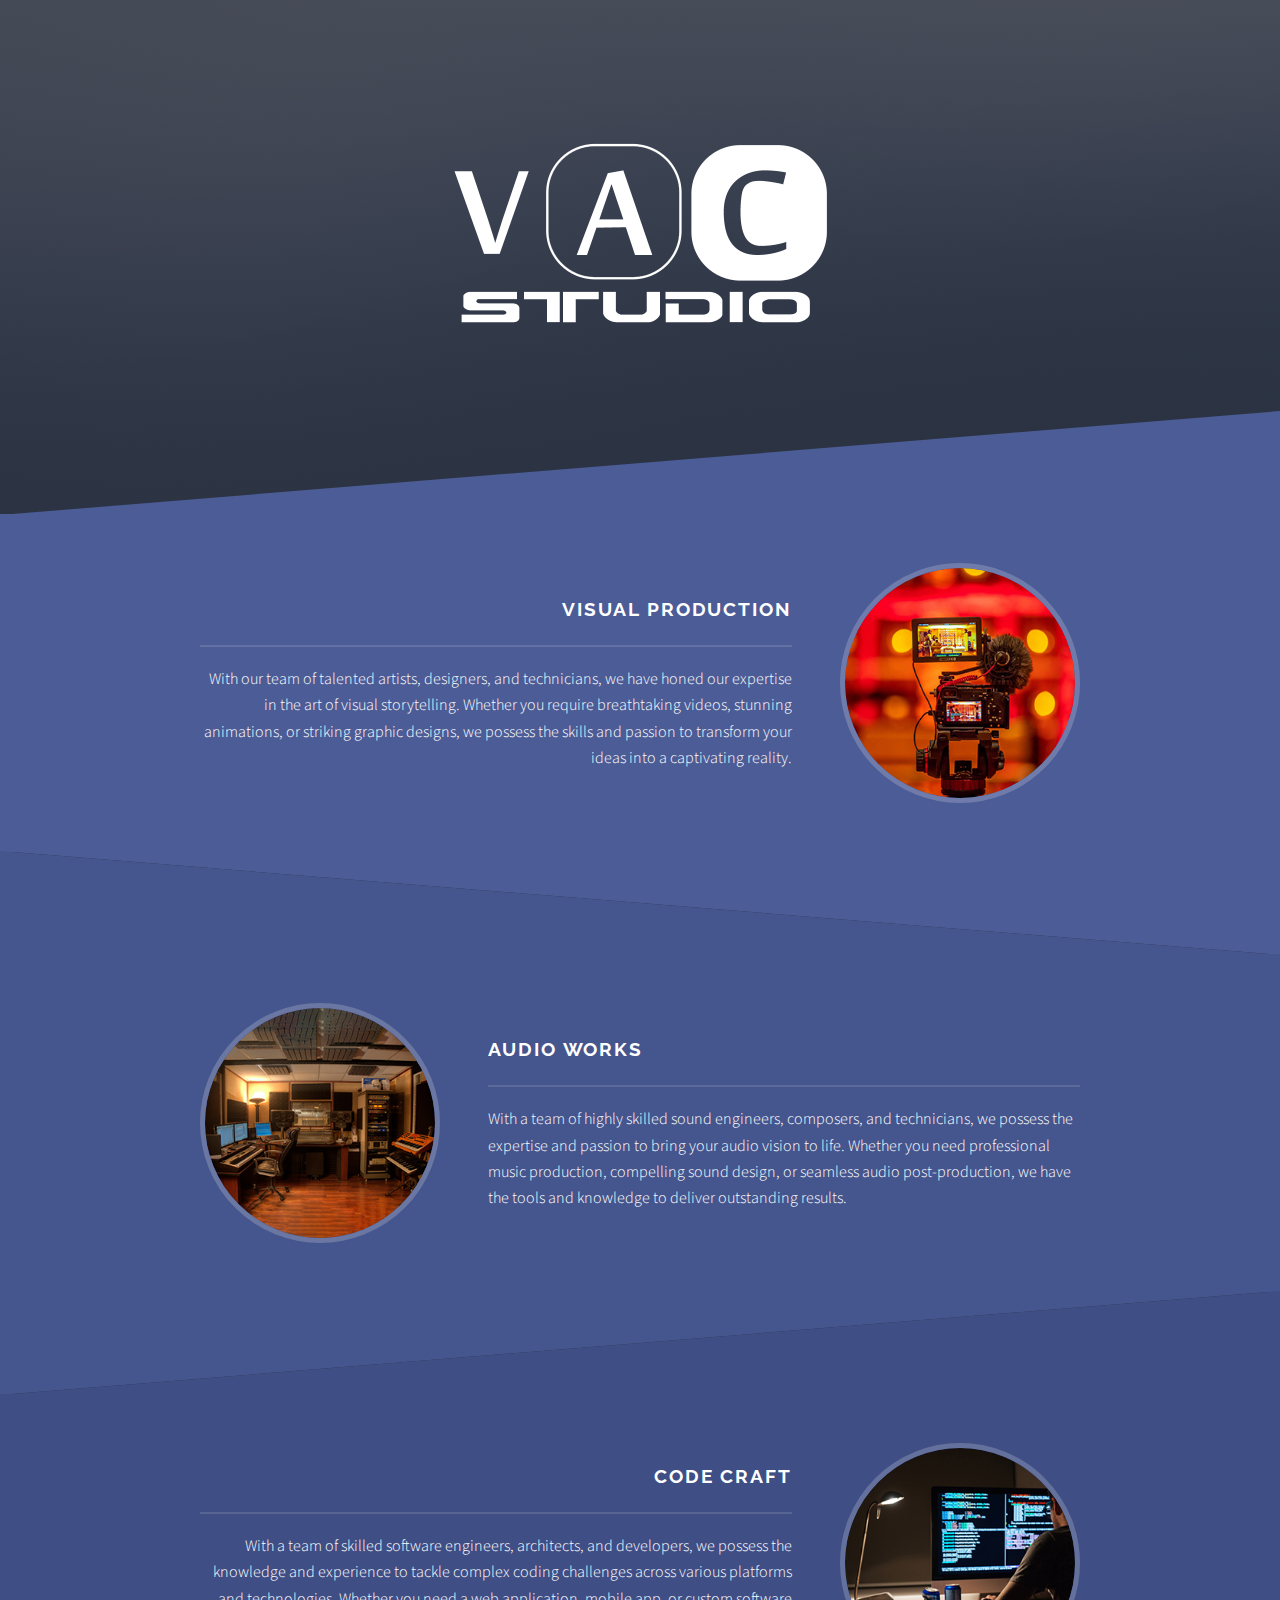
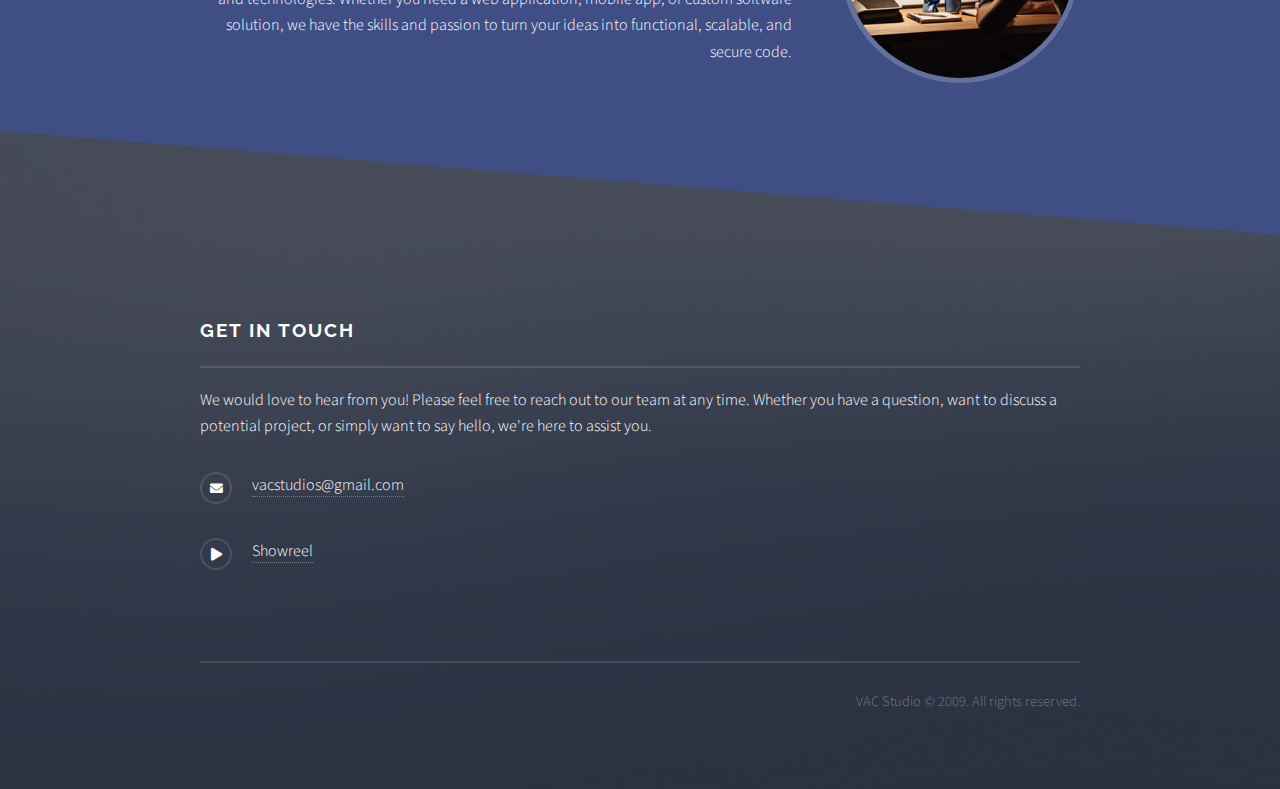
<file: index.html>
<!DOCTYPE HTML>

<html>
<head>
  <title>VAC Studio • Creativity Studio since 2009</title>
  <meta charset="utf-8" />
  <meta name="viewport" content="width=device-width, initial-scale=1, user-scalable=no" />
  <link rel="stylesheet" href="assets/css/main.css" />
  <noscript><link rel="stylesheet" href="assets/css/noscript.css" /></noscript>
  <link rel="stylesheet" href="assets/css/nev.css" />
</head>

<body class="is-preload">

  <!-- Page Wrapper -->
  <div id="page-wrapper">

    <!-- Banner -->
    <section id="banner">
      <div class="inner">
        <div class="logo" style="display: flex; justify-content: center;">
          <img src="images/vac_logo.png" alt="" style="width: 400px;">
        </div>

        <!-- <h2>VAC Studio</h2> -->
        <!-- <p>Creativity Studio</p> -->
      </div>
    </section>

    <!-- Wrapper -->
    <section id="wrapper">

      <!-- One -->
      <section id="one" class="wrapper spotlight style1">
        <div class="inner">
          <a href="#" class="image"><img src="images/visual.jpg" alt="" /></a>
          <div class="content">
            <h2 class="major">Visual Production</h2>
            <p>With our team of talented artists, designers, and technicians, we have honed our expertise in the art of visual storytelling. Whether you require breathtaking videos, stunning animations, or striking graphic designs, we possess the skills and passion to transform your ideas into a captivating reality.</p>
          </div>
        </div>
      </section>

      <!-- Two -->
      <section id="two" class="wrapper alt spotlight style2">
        <div class="inner">
          <a href="#" class="image"><img src="images/audio.jpg" alt="" /></a>
          <div class="content">
            <h2 class="major">Audio Works</h2>
            <p>With a team of highly skilled sound engineers, composers, and technicians, we possess the expertise and passion to bring your audio vision to life. Whether you need professional music production, compelling sound design, or seamless audio post-production, we have the tools and knowledge to deliver outstanding results.</p>
          </div>
        </div>
      </section>

      <!-- Three -->
      <section id="three" class="wrapper spotlight style3">
        <div class="inner">
          <a href="#" class="image"><img src="images/code.jpg" alt="" /></a>
          <div class="content">
            <h2 class="major">Code Craft</h2>
            <p>With a team of skilled software engineers, architects, and developers, we possess the knowledge and experience to tackle complex coding challenges across various platforms and technologies. Whether you need a web application, mobile app, or custom software solution, we have the skills and passion to turn your ideas into functional, scalable, and secure code.</p>
          </div>
        </div>
      </section>
    </section>

    <!-- Footer -->
    <section id="footer">
      <div class="inner">
        <h2 class="major">Get in touch</h2>
        <p>We would love to hear from you! Please feel free to reach out to our team at any time. Whether you have a question, want to discuss a potential project, or simply want to say hello, we're here to assist you.</p>

        <ul class="contact">
          <li class="icon solid fa-envelope"><a href="mailto:vacstudios@gmail.com">vacstudios@gmail.com</a></li>
          <li class="icon solid fa-play"><a href="showreel.html" target="_self">Showreel</a></li>
        </ul>
        <ul class="copyright" style="display: flex;justify-content: flex-end;">
          <li>VAC Studio &copy; 2009. All rights reserved.</li>
        </ul>
      </div>
    </section>
  </div>

  <!-- Scripts -->
  <script src="assets/js/jquery.min.js"></script>
  <script src="assets/js/jquery.scrollex.min.js"></script>
  <script src="assets/js/browser.min.js"></script>
  <script src="assets/js/breakpoints.min.js"></script>
  <script src="assets/js/util.js"></script>
  <script src="assets/js/main.js"></script>

</body>
</html>
</file>
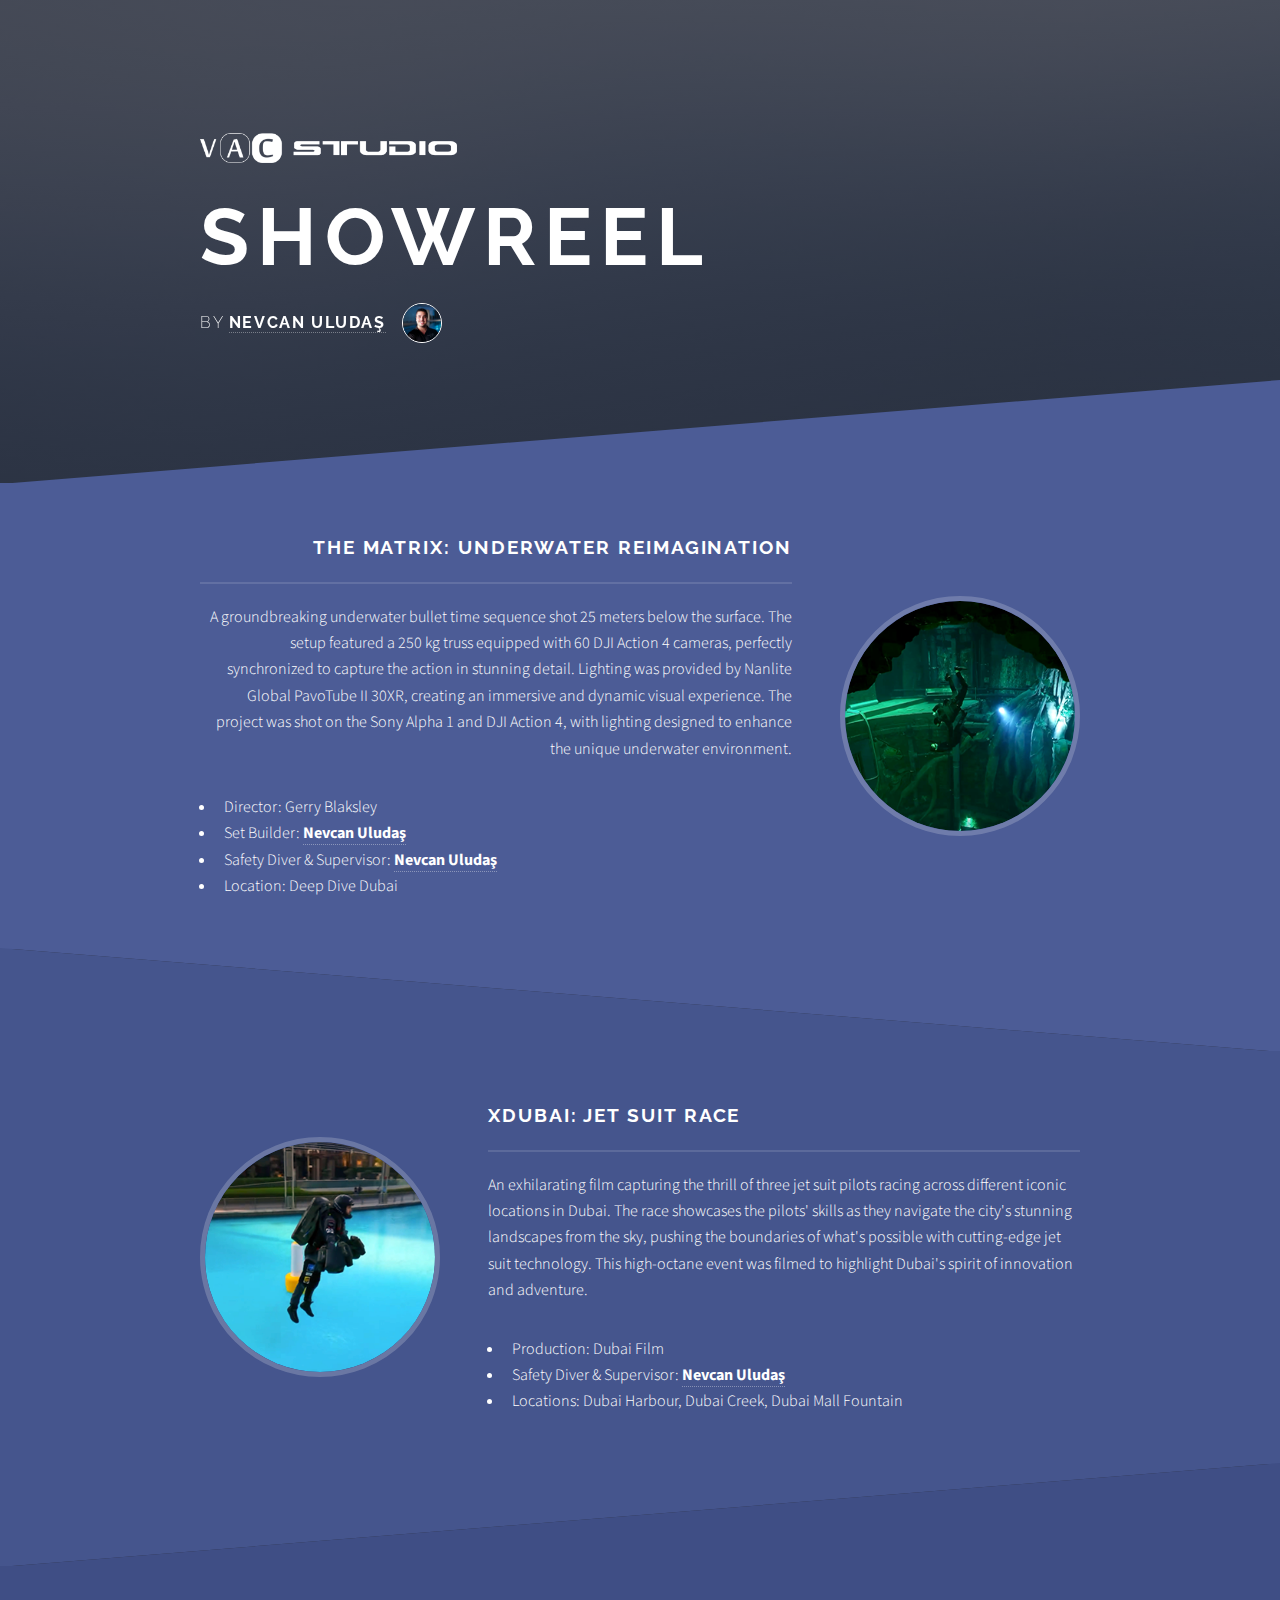
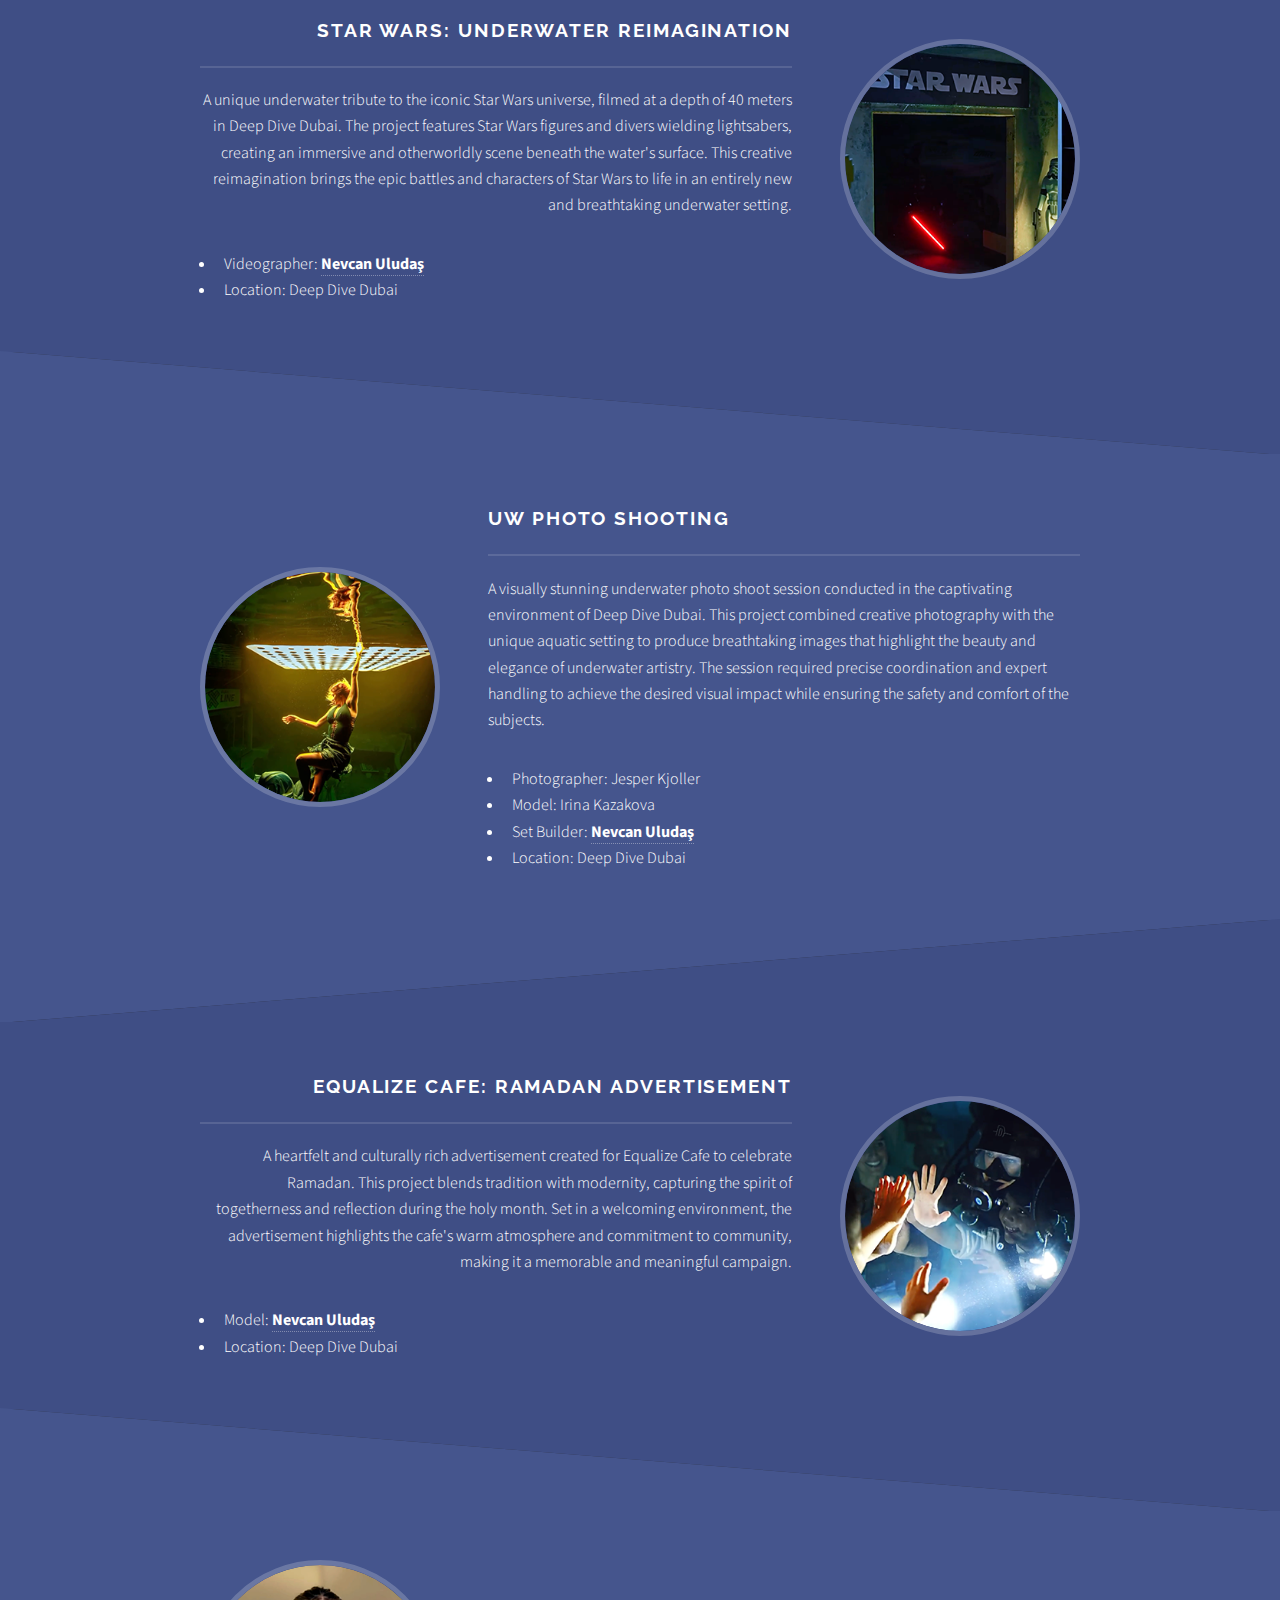
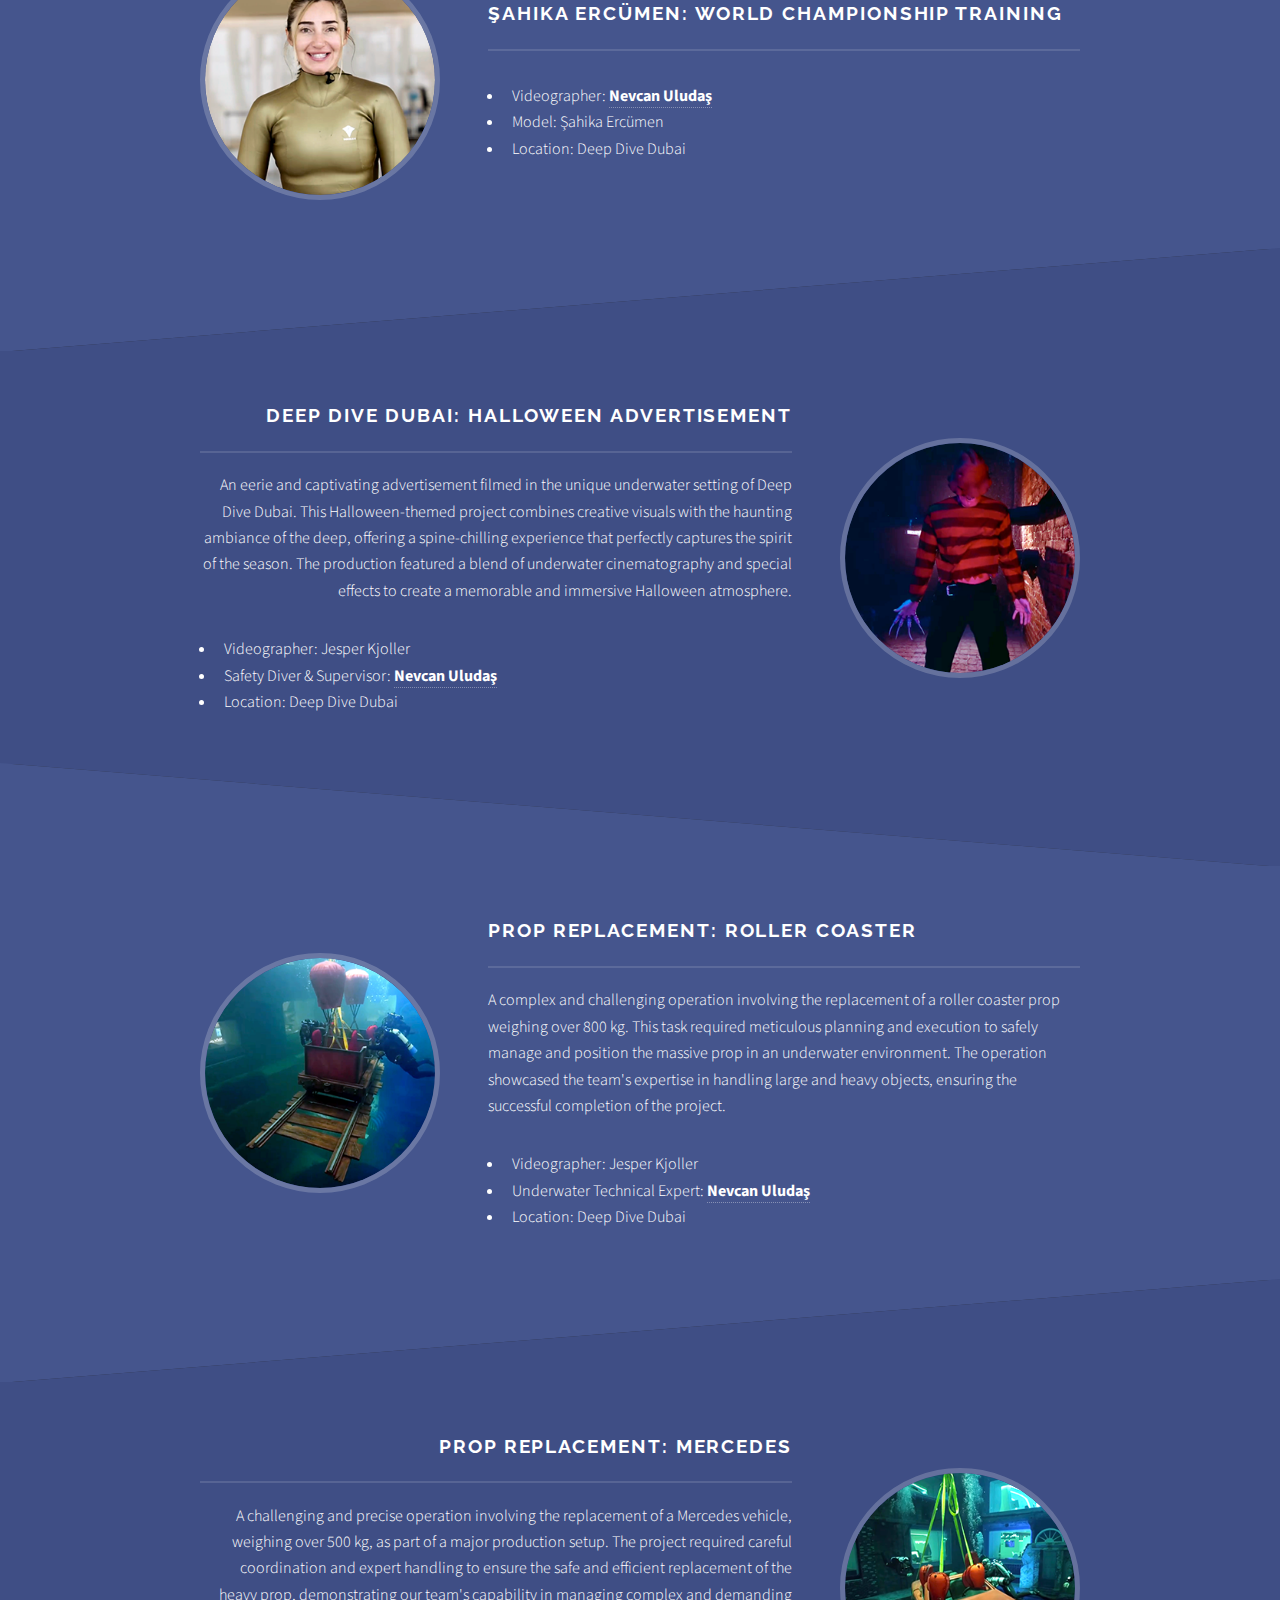
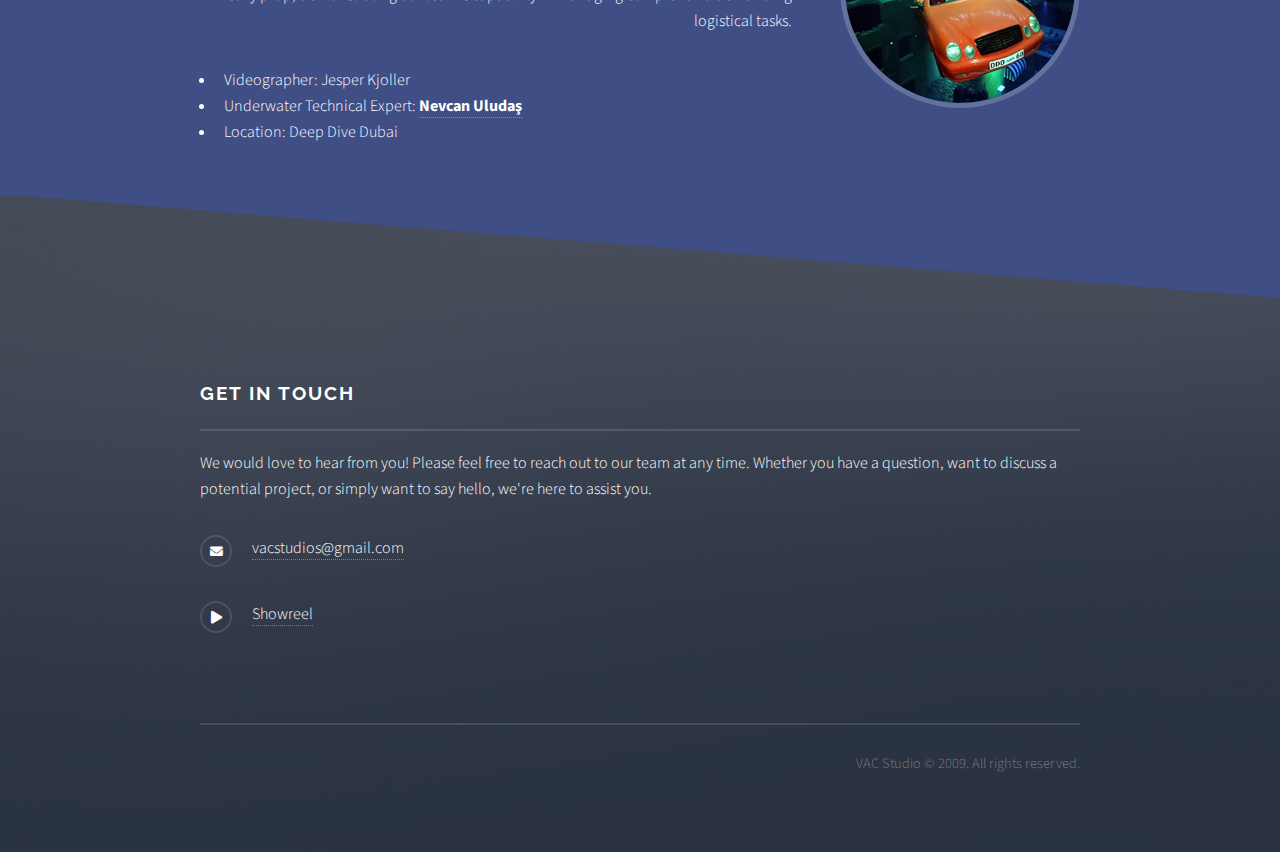
<file: showreel.html>
<!DOCTYPE HTML>

<html>
<head>
  <title>VAC Studio • Showreel by Nevcan Uludaş</title>
  <meta name="robots" content="noindex, nofollow">
  <meta charset="utf-8" />
  <meta name="viewport" content="width=device-width, initial-scale=1, user-scalable=no" />
  <link rel="stylesheet" href="assets/css/main.css" />
  <noscript><link rel="stylesheet" href="assets/css/noscript.css" /></noscript>
  <link rel="stylesheet" href="assets/css/nev.css" />
</head>

<body class="is-preload">

  <!-- Page Wrapper -->
  <div id="page-wrapper">

    <!-- Banner -->
    <section id="banner">
      <div class="inner">
        <div class="logo" style="display: flex; justify-content: center;">
          <!-- <img src="images/vac_logo.png" alt="" style="width: 400px;"> -->
        </div>
        
        <a href="/" target="_self" rel="noopener noreferrer" style="border-bottom: none">
          <img src="images/vac_logo_hor.png" alt="" style="height: 30px;">
        </a>
        <h1 style="margin: 0;">Showreel</h1>
        <img src="images/nev.jpg" alt="Nevcan Uludaş" style="height: 40px; border-radius: 100%; border: 1px solid white; margin-left: 1em;">
        <p style="float: left; line-height: 40px;">by <a href="https://nevcan.com" target="_blank" style="font-weight: bold;">Nevcan Uludaş</a></p>
      </div>
    </section>

    <!-- Wrapper -->
    <section id="wrapper">

      <!-- One -->
      <section id="one" class="wrapper spotlight style1 player">
        <div class="inner">
          <a href="https://www.instagram.com/reel/C7ZGGmMtF3w" target="_blank" class="image">
            <div class="player-icon">
              <i class="icon-play">&#9658;</i>
            </div>
            <img src="images/showreel_ddd_matrix.png" alt="" />
          </a>
          <div class="content">
            <h2 class="major">The Matrix: Underwater Reimagination</h2>
            <p>A groundbreaking underwater bullet time sequence shot 25 meters below the surface. The setup featured a 250 kg truss equipped with 60 DJI Action 4 cameras, perfectly synchronized to capture the action in stunning detail. Lighting was provided by Nanlite Global PavoTube II 30XR, creating an immersive and dynamic visual experience. The project was shot on the Sony Alpha 1 and DJI Action 4, with lighting designed to enhance the unique underwater environment.</p>
            <ul>
              <li>Director: Gerry Blaksley</li>
              <li>Set Builder: <a href="https://nevcan.com" target="_blank" style="font-weight: bold;">Nevcan Uludaş</a></li>
              <li>Safety Diver & Supervisor: <a href="https://nevcan.com" target="_blank" style="font-weight: bold;">Nevcan Uludaş</a></li>
              <li>Location: Deep Dive Dubai</li>
            </ul>
          </div>
        </div>
      </section>

      <!-- Two -->
      <section id="two" class="wrapper alt spotlight style2 player">
        <div class="inner">
          <a href="https://www.instagram.com/reel/C2iY5Huyt1J" target="_blank" class="image">
            <div class="player-icon">
              <i class="icon-play">&#9658;</i>
            </div>
            <img src="images/showreel_dubai_jetsuit.png" alt="" />
          </a>
          <div class="content">
            <h2 class="major">XDubai: Jet Suit Race</h2>
            <p>An exhilarating film capturing the thrill of three jet suit pilots racing across different iconic locations in Dubai. The race showcases the pilots' skills as they navigate the city's stunning landscapes from the sky, pushing the boundaries of what's possible with cutting-edge jet suit technology. This high-octane event was filmed to highlight Dubai's spirit of innovation and adventure.</p>
            <ul>
              <li>Production: Dubai Film</li>
              <li>Safety Diver & Supervisor: <a href="https://nevcan.com" target="_blank" style="font-weight: bold;">Nevcan Uludaş</a></li>
              <li>Locations: Dubai Harbour, Dubai Creek, Dubai Mall Fountain</li>
            </ul>
          </div>
        </div>
      </section>

      <!-- Three -->
      <section id="three" class="wrapper spotlight style3 player">
        <div class="inner">
          <a href="https://www.instagram.com/tv/CdIjWFYL5wB" target="_blank" class="image">
            <div class="player-icon">
              <i class="icon-play">&#9658;</i>
            </div>
            <img src="images/showreel_ddd_maythe4th.png" alt="" />
          </a>
          <div class="content">
            <h2 class="major">Star Wars: Underwater Reimagination</h2>
            <p>A unique underwater tribute to the iconic Star Wars universe, filmed at a depth of 40 meters in Deep Dive Dubai. The project features Star Wars figures and divers wielding lightsabers, creating an immersive and otherworldly scene beneath the water's surface. This creative reimagination brings the epic battles and characters of Star Wars to life in an entirely new and breathtaking underwater setting.</p>
            <ul>
              <li>Videographer: <a href="https://nevcan.com" target="_blank" style="font-weight: bold;">Nevcan Uludaş</a></li>
              <li>Location: Deep Dive Dubai</li>
            </ul>
          </div>
        </div>
      </section>

      <!-- Four -->
      <section id="four" class="wrapper alt spotlight style2 player">
        <div class="inner">
          <a href="https://www.instagram.com/reel/C737PQCPJEX" target="_blank" class="image">
            <div class="player-icon">
              <i class="icon-play">&#9658;</i>
            </div>
            <img src="images/showreel_ddd_photoshoot.png" alt="" />
          </a>
          <div class="content">
            <h2 class="major">UW Photo Shooting</h2>
            <p>A visually stunning underwater photo shoot session conducted in the captivating environment of Deep Dive Dubai. This project combined creative photography with the unique aquatic setting to produce breathtaking images that highlight the beauty and elegance of underwater artistry. The session required precise coordination and expert handling to achieve the desired visual impact while ensuring the safety and comfort of the subjects.</p>
            <ul>
              <li>Photographer: Jesper Kjoller</li>
              <li>Model: Irina Kazakova</li>
              <li>Set Builder: <a href="https://nevcan.com" target="_blank" style="font-weight: bold;">Nevcan Uludaş</a></li>
              <li>Location: Deep Dive Dubai</li>
            </ul>
          </div>
        </div>
      </section>

      <!-- Five -->
      <section id="five" class="wrapper spotlight style3 player">
        <div class="inner">
          <a href="https://www.instagram.com/tv/Cb2jhYHo21z" target="_blank" class="image">
            <div class="player-icon">
              <i class="icon-play">&#9658;</i>
            </div>
            <img src="images/showreel_ddd_ramadan.png" alt="" />
          </a>
          <div class="content">
            <h2 class="major">Equalize Cafe: Ramadan Advertisement</h2>
            <p>A heartfelt and culturally rich advertisement created for Equalize Cafe to celebrate Ramadan. This project blends tradition with modernity, capturing the spirit of togetherness and reflection during the holy month. Set in a welcoming environment, the advertisement highlights the cafe's warm atmosphere and commitment to community, making it a memorable and meaningful campaign.</p>
            <ul>
              <li>Model: <a href="https://nevcan.com" target="_blank" style="font-weight: bold;">Nevcan Uludaş</a></li>
              <li>Location: Deep Dive Dubai</li>
            </ul>
          </div>
        </div>
      </section>
  
      <!-- Six -->
      <section id="six" class="wrapper alt spotlight style2 player">
        <div class="inner">
          <a href="https://www.instagram.com/reel/C7lfbrIvFmG" target="_blank" class="image">
            <div class="player-icon">
              <i class="icon-play">&#9658;</i>
            </div>
            <img src="images/showreel_ddd_sahika_01.png" alt="" />
          </a>
          <div class="content">
            <h2 class="major">Şahika Ercümen: World Championship Training</h2>
            <p></p>
            <ul>
              <li>Videographer: <a href="https://nevcan.com" target="_blank" style="font-weight: bold;">Nevcan Uludaş</a></li>
              <li>Model: Şahika Ercümen</li>
              <li>Location: Deep Dive Dubai</li>
            </ul>
          </div>
        </div>
      </section>

      <!-- Seven -->
      <section id="seven" class="wrapper spotlight style3 player">
        <div class="inner">
          <a href="https://www.instagram.com/reel/CkXgE_KOri_" target="_blank" class="image">
            <div class="player-icon">
              <i class="icon-play">&#9658;</i>
            </div>
            <img src="images/showreel_ddd_halloween.png" alt="" />
          </a>
          <div class="content">
            <h2 class="major">Deep Dive Dubai: Halloween Advertisement</h2>
            <p>An eerie and captivating advertisement filmed in the unique underwater setting of Deep Dive Dubai. This Halloween-themed project combines creative visuals with the haunting ambiance of the deep, offering a spine-chilling experience that perfectly captures the spirit of the season. The production featured a blend of underwater cinematography and special effects to create a memorable and immersive Halloween atmosphere.</p>
            <ul>
              <li>Videographer: Jesper Kjoller</li>
              <li>Safety Diver & Supervisor: <a href="https://nevcan.com" target="_blank" style="font-weight: bold;">Nevcan Uludaş</a></li>
              <li>Location: Deep Dive Dubai</li>
            </ul>
          </div>
        </div>
      </section>
  
      <!-- Eight -->
      <section id="eight" class="wrapper alt spotlight style2 player">
        <div class="inner">
          <a href="https://www.instagram.com/reel/Cn3uR5Dufgg" target="_blank" class="image">
            <div class="player-icon">
              <i class="icon-play">&#9658;</i>
            </div>
            <img src="images/showreel_ddd_rollercoaster.png" alt="" />
          </a>
          <div class="content">
            <h2 class="major">Prop Replacement: Roller Coaster</h2>
            <p>A complex and challenging operation involving the replacement of a roller coaster prop weighing over 800 kg. This task required meticulous planning and execution to safely manage and position the massive prop in an underwater environment. The operation showcased the team's expertise in handling large and heavy objects, ensuring the successful completion of the project.</p>
            <ul>
              <li>Videographer: Jesper Kjoller</li>
              <li>Underwater Technical Expert: <a href="https://nevcan.com" target="_blank" style="font-weight: bold;">Nevcan Uludaş</a></li>
              <li>Location: Deep Dive Dubai</li>
            </ul>
          </div>
        </div>
      </section>

      <!-- Nine -->
      <section id="nine" class="wrapper spotlight style3 player">
        <div class="inner">
          <a href="https://www.instagram.com/reel/Cp2YwZyN3o9" target="_blank" class="image">
            <div class="player-icon">
              <i class="icon-play">&#9658;</i>
            </div>
            <img src="images/showreel_ddd_mercedes.png" alt="" />
          </a>
          <div class="content">
            <h2 class="major">Prop Replacement: Mercedes</h2>
            <p>A challenging and precise operation involving the replacement of a Mercedes vehicle, weighing over 500 kg, as part of a major production setup. The project required careful coordination and expert handling to ensure the safe and efficient replacement of the heavy prop, demonstrating our team's capability in managing complex and demanding logistical tasks.</p>
            <ul>
              <li>Videographer: Jesper Kjoller</li>
              <li>Underwater Technical Expert: <a href="https://nevcan.com" target="_blank" style="font-weight: bold;">Nevcan Uludaş</a></li>
              <li>Location: Deep Dive Dubai</li>
            </ul>
          </div>
        </div>
      </section>

    </section>

    <!-- Footer -->
    <section id="footer">
      <div class="inner">
        <h2 class="major">Get in touch</h2>
        <p>We would love to hear from you! Please feel free to reach out to our team at any time. Whether you have a question, want to discuss a potential project, or simply want to say hello, we're here to assist you.</p>

        <ul class="contact">
          <li class="icon solid fa-envelope"><a href="mailto:vacstudios@gmail.com">vacstudios@gmail.com</a></li>
          <li class="icon solid fa-play"><a href="showreel.html" target="_self">Showreel</a></li>
        </ul>
        <ul class="copyright" style="display: flex;justify-content: flex-end;">
          <li>VAC Studio &copy; 2009. All rights reserved.</li>
        </ul>
      </div>
    </section>
  </div>

  <!-- Scripts -->
  <script src="assets/js/jquery.min.js"></script>
  <script src="assets/js/jquery.scrollex.min.js"></script>
  <script src="assets/js/browser.min.js"></script>
  <script src="assets/js/breakpoints.min.js"></script>
  <script src="assets/js/util.js"></script>
  <script src="assets/js/main.js"></script>

</body>
</html>
</file>
<file: assets/css/noscript.css>
/*
	Solid State by HTML5 UP
	html5up.net | @ajlkn
	Free for personal and commercial use under the CCA 3.0 license (html5up.net/license)
*/

/* Banner */

	body.is-preload #banner .logo {
		-moz-transform: none;
		-webkit-transform: none;
		-ms-transform: none;
		transform: none;
		opacity: 1;
	}

	body.is-preload #banner h2 {
		opacity: 1;
		-moz-transform: none;
		-webkit-transform: none;
		-ms-transform: none;
		transform: none;
		-moz-filter: none;
		-webkit-filter: none;
		-ms-filter: none;
		filter: none;
	}

	body.is-preload #banner p {
		opacity: 01;
		-moz-transform: none;
		-webkit-transform: none;
		-ms-transform: none;
		transform: none;
		-moz-filter: none;
		-webkit-filter: none;
		-ms-filter: none;
		filter: none;
	}
</file>
<file: assets/css/nev.css>
.image {
  border: 5px solid rgba(255, 255, 255, .2);
}

h1 {
  font-size: 5rem;
}

.player .player-icon {
  position: absolute;
  width: 100%;
  height: 100%;
  visibility: hidden;
  background: rgba(0, 0, 0, .7);
  font-size: 1em;
  color: white;
  text-align: center;
}

.icon-play {
  font-style: normal;
  font-size: 3em;
  line-height: 250px;
}

.player a:hover .player-icon {
  visibility: visible;
}

ul li {
  text-align: left;
}
</file>
<file: assets/css/main.css>
@import url(fontawesome-all.min.css);
@import url("https://fonts.googleapis.com/css?family=Raleway:200,700|Source+Sans+Pro:300,600,300italic,600italic");

/*
  Solid State by HTML5 UP
  html5up.net | @ajlkn
  Free for personal and commercial use under the CCA 3.0 license (html5up.net/license)
*/

html, body, div, span, applet, object,
iframe, h1, h2, h3, h4, h5, h6, p, blockquote,
pre, a, abbr, acronym, address, big, cite,
code, del, dfn, em, img, ins, kbd, q, s, samp,
small, strike, strong, sub, sup, tt, var, b,
u, i, center, dl, dt, dd, ol, ul, li, fieldset,
form, label, legend, table, caption, tbody,
tfoot, thead, tr, th, td, article, aside,
canvas, details, embed, figure, figcaption,
footer, header, hgroup, menu, nav, output, ruby,
section, summary, time, mark, audio, video {
  margin: 0;
  padding: 0;
  border: 0;
  font-size: 100%;
  font: inherit;
  vertical-align: baseline;}

article, aside, details, figcaption, figure,
footer, header, hgroup, menu, nav, section {
  display: block;}

body {
  line-height: 1;
}

ol, ul {
  list-style: none;
}

blockquote, q {
  quotes: none;
}

  blockquote:before, blockquote:after, q:before, q:after {
    content: '';
    content: none;
  }

table {
  border-collapse: collapse;
  border-spacing: 0;
}

body {
  -webkit-text-size-adjust: none;
}

mark {
  background-color: transparent;
  color: inherit;
}

input::-moz-focus-inner {
  border: 0;
  padding: 0;
}

input, select, textarea {
  -moz-appearance: none;
  -webkit-appearance: none;
  -ms-appearance: none;
  appearance: none;
}

/* Basic */

  @-ms-viewport {
    width: device-width;
  }

  body {
    -ms-overflow-style: scrollbar;
  }

  @media screen and (max-width: 480px) {

    html, body {
      min-width: 320px;
    }

  }

  html {
    box-sizing: border-box;
  }

  *, *:before, *:after {
    box-sizing: inherit;
  }

  body {
    background-color: #2e3141;
    background-image: linear-gradient(to top, rgba(46, 49, 65, 0.8), rgba(46, 49, 65, 0.8)), url("../../images/bg.jpg");
    background-size: auto,
 cover;
    background-attachment: fixed,
 fixed;
    background-position: center,
 center;
  }

    body.is-preload *, body.is-preload *:before, body.is-preload *:after {
      -moz-animation: none !important;
      -webkit-animation: none !important;
      -ms-animation: none !important;
      animation: none !important;
      -moz-transition: none !important;
      -webkit-transition: none !important;
      -ms-transition: none !important;
      transition: none !important;
    }

/* Type */

  body, input, select, textarea {
    color: #ffffff;
    font-family: "Source Sans Pro", Helvetica, sans-serif;
    font-size: 16.5pt;
    font-weight: 300;
    line-height: 1.65;
  }

    @media screen and (max-width: 1680px) {

      body, input, select, textarea {
        font-size: 13pt;
      }

    }

    @media screen and (max-width: 1280px) {

      body, input, select, textarea {
        font-size: 12pt;
      }

    }

    @media screen and (max-width: 980px) {

      body, input, select, textarea {
        font-size: 12pt;
      }

    }

    @media screen and (max-width: 736px) {

      body, input, select, textarea {
        font-size: 12pt;
      }

    }

    @media screen and (max-width: 480px) {

      body, input, select, textarea {
        font-size: 12pt;
      }

    }

  a {
    -moz-transition: color 0.2s ease-in-out, border-bottom-color 0.2s ease-in-out;
    -webkit-transition: color 0.2s ease-in-out, border-bottom-color 0.2s ease-in-out;
    -ms-transition: color 0.2s ease-in-out, border-bottom-color 0.2s ease-in-out;
    transition: color 0.2s ease-in-out, border-bottom-color 0.2s ease-in-out;
    border-bottom: dotted 1px rgba(255, 255, 255, 0.35);
    color: #ffffff;
    text-decoration: none;
  }

    a:hover {
      border-bottom-color: transparent;
      color: #ffffff !important;
    }

    a.special:not(.button) {
      text-decoration: none;
      border-bottom: 0;
      display: block;
      font-family: Raleway, Helvetica, sans-serif;
      font-size: 0.8em;
      font-weight: 700;
      letter-spacing: 0.1em;
      margin: 0 0 2em 0;
      text-transform: uppercase;
    }

      a.special:not(.button):before {
        -moz-osx-font-smoothing: grayscale;
        -webkit-font-smoothing: antialiased;
        display: inline-block;
        font-style: normal;
        font-variant: normal;
        text-rendering: auto;
        line-height: 1;
        text-transform: none !important;
        font-family: 'Font Awesome 5 Free';
        font-weight: 900;
      }

      a.special:not(.button):before {
        -moz-transition: background-color 0.2s ease-in-out;
        -webkit-transition: background-color 0.2s ease-in-out;
        -ms-transition: background-color 0.2s ease-in-out;
        transition: background-color 0.2s ease-in-out;
        border-radius: 100%;
        border: solid 2px rgba(255, 255, 255, 0.125);
        content: '\f105';
        display: inline-block;
        font-size: 1.25em;
        height: 2em;
        line-height: 1.75em;
        margin-right: 0.85em;
        text-align: center;
        text-indent: 0.15em;
        vertical-align: middle;
        width: 2em;
      }

      a.special:not(.button):hover:before {
        background-color: rgba(255, 255, 255, 0.025);
      }

      a.special:not(.button):active:before {
        background-color: rgba(255, 255, 255, 0.075);
      }

  strong, b {
    color: #ffffff;
    font-weight: 600;
  }

  em, i {
    font-style: italic;
  }

  p {
    margin: 0 0 2em 0;
  }

  h1, h2, h3, h4, h5, h6 {
    color: #ffffff;
    font-family: Raleway, Helvetica, sans-serif;
    font-weight: 700;
    letter-spacing: 0.1em;
    margin: 0 0 1em 0;
    text-transform: uppercase;
  }

    h1 a, h2 a, h3 a, h4 a, h5 a, h6 a {
      color: inherit;
      text-decoration: none;
      border-bottom: 0;
    }

    h1 span, h2 span, h3 span, h4 span, h5 span, h6 span {
      font-weight: 200;
    }

    h1.major, h2.major, h3.major, h4.major, h5.major, h6.major {
      padding-bottom: 1em;
      border-bottom: solid 2px rgba(255, 255, 255, 0.125);
    }

  h2 {
    font-size: 1.2em;
  }

  h3 {
    font-size: 0.9em;
  }

  h4 {
    font-size: 0.7em;
  }

  h5 {
    font-size: 0.7em;
  }

  h6 {
    font-size: 0.7em;
  }

  @media screen and (max-width: 736px) {

    h2 {
      font-size: 1em;
    }

    h3 {
      font-size: 0.8em;
    }

  }

  sub {
    font-size: 0.8em;
    position: relative;
    top: 0.5em;
  }

  sup {
    font-size: 0.8em;
    position: relative;
    top: -0.5em;
  }

  blockquote {
    border-left: solid 4px rgba(255, 255, 255, 0.125);
    font-style: italic;
    margin: 0 0 2em 0;
    padding: 0.5em 0 0.5em 2em;
  }

  code {
    background: rgba(255, 255, 255, 0.025);
    border-radius: 5px;
    border: solid 2px rgba(255, 255, 255, 0.125);
    font-family: "Courier New", monospace;
    font-size: 0.9em;
    margin: 0 0.25em;
    padding: 0.25em 0.65em;
  }

  pre {
    -webkit-overflow-scrolling: touch;
    font-family: "Courier New", monospace;
    font-size: 0.9em;
    margin: 0 0 2em 0;
  }

    pre code {
      display: block;
      line-height: 1.75em;
      padding: 1em 1.5em;
      overflow-x: auto;
    }

  hr {
    border: 0;
    border-bottom: solid 2px rgba(255, 255, 255, 0.125);
    margin: 2.5em 0;
  }

    hr.major {
      margin: 4em 0;
    }

  .align-left {
    text-align: left;
  }

  .align-center {
    text-align: center;
  }

  .align-right {
    text-align: right;
  }

/* Row */

  .row {
    display: flex;
    flex-wrap: wrap;
    box-sizing: border-box;
    align-items: stretch;
  }

    .row > * {
      box-sizing: border-box;
    }

    .row.gtr-uniform > * > :last-child {
      margin-bottom: 0;
    }

    .row.aln-left {
      justify-content: flex-start;
    }

    .row.aln-center {
      justify-content: center;
    }

    .row.aln-right {
      justify-content: flex-end;
    }

    .row.aln-top {
      align-items: flex-start;
    }

    .row.aln-middle {
      align-items: center;
    }

    .row.aln-bottom {
      align-items: flex-end;
    }

    .row > .imp {
      order: -1;
    }

    .row > .col-1 {
      width: 8.33333%;
    }

    .row > .off-1 {
      margin-left: 8.33333%;
    }

    .row > .col-2 {
      width: 16.66667%;
    }

    .row > .off-2 {
      margin-left: 16.66667%;
    }

    .row > .col-3 {
      width: 25%;
    }

    .row > .off-3 {
      margin-left: 25%;
    }

    .row > .col-4 {
      width: 33.33333%;
    }

    .row > .off-4 {
      margin-left: 33.33333%;
    }

    .row > .col-5 {
      width: 41.66667%;
    }

    .row > .off-5 {
      margin-left: 41.66667%;
    }

    .row > .col-6 {
      width: 50%;
    }

    .row > .off-6 {
      margin-left: 50%;
    }

    .row > .col-7 {
      width: 58.33333%;
    }

    .row > .off-7 {
      margin-left: 58.33333%;
    }

    .row > .col-8 {
      width: 66.66667%;
    }

    .row > .off-8 {
      margin-left: 66.66667%;
    }

    .row > .col-9 {
      width: 75%;
    }

    .row > .off-9 {
      margin-left: 75%;
    }

    .row > .col-10 {
      width: 83.33333%;
    }

    .row > .off-10 {
      margin-left: 83.33333%;
    }

    .row > .col-11 {
      width: 91.66667%;
    }

    .row > .off-11 {
      margin-left: 91.66667%;
    }

    .row > .col-12 {
      width: 100%;
    }

    .row > .off-12 {
      margin-left: 100%;
    }

    .row.gtr-0 {
      margin-top: 0;
      margin-left: 0em;
    }

      .row.gtr-0 > * {
        padding: 0 0 0 0em;
      }

      .row.gtr-0.gtr-uniform {
        margin-top: 0em;
      }

        .row.gtr-0.gtr-uniform > * {
          padding-top: 0em;
        }

    .row.gtr-25 {
      margin-top: 0;
      margin-left: -0.4375em;
    }

      .row.gtr-25 > * {
        padding: 0 0 0 0.4375em;
      }

      .row.gtr-25.gtr-uniform {
        margin-top: -0.4375em;
      }

        .row.gtr-25.gtr-uniform > * {
          padding-top: 0.4375em;
        }

    .row.gtr-50 {
      margin-top: 0;
      margin-left: -0.875em;
    }

      .row.gtr-50 > * {
        padding: 0 0 0 0.875em;
      }

      .row.gtr-50.gtr-uniform {
        margin-top: -0.875em;
      }

        .row.gtr-50.gtr-uniform > * {
          padding-top: 0.875em;
        }

    .row {
      margin-top: 0;
      margin-left: -1.75em;
    }

      .row > * {
        padding: 0 0 0 1.75em;
      }

      .row.gtr-uniform {
        margin-top: -1.75em;
      }

        .row.gtr-uniform > * {
          padding-top: 1.75em;
        }

    .row.gtr-150 {
      margin-top: 0;
      margin-left: -2.625em;
    }

      .row.gtr-150 > * {
        padding: 0 0 0 2.625em;
      }

      .row.gtr-150.gtr-uniform {
        margin-top: -2.625em;
      }

        .row.gtr-150.gtr-uniform > * {
          padding-top: 2.625em;
        }

    .row.gtr-200 {
      margin-top: 0;
      margin-left: -3.5em;
    }

      .row.gtr-200 > * {
        padding: 0 0 0 3.5em;
      }

      .row.gtr-200.gtr-uniform {
        margin-top: -3.5em;
      }

        .row.gtr-200.gtr-uniform > * {
          padding-top: 3.5em;
        }

    @media screen and (max-width: 1680px) {

      .row {
        display: flex;
        flex-wrap: wrap;
        box-sizing: border-box;
        align-items: stretch;
      }

        .row > * {
          box-sizing: border-box;
        }

        .row.gtr-uniform > * > :last-child {
          margin-bottom: 0;
        }

        .row.aln-left {
          justify-content: flex-start;
        }

        .row.aln-center {
          justify-content: center;
        }

        .row.aln-right {
          justify-content: flex-end;
        }

        .row.aln-top {
          align-items: flex-start;
        }

        .row.aln-middle {
          align-items: center;
        }

        .row.aln-bottom {
          align-items: flex-end;
        }

        .row > .imp-xlarge {
          order: -1;
        }

        .row > .col-1-xlarge {
          width: 8.33333%;
        }

        .row > .off-1-xlarge {
          margin-left: 8.33333%;
        }

        .row > .col-2-xlarge {
          width: 16.66667%;
        }

        .row > .off-2-xlarge {
          margin-left: 16.66667%;
        }

        .row > .col-3-xlarge {
          width: 25%;
        }

        .row > .off-3-xlarge {
          margin-left: 25%;
        }

        .row > .col-4-xlarge {
          width: 33.33333%;
        }

        .row > .off-4-xlarge {
          margin-left: 33.33333%;
        }

        .row > .col-5-xlarge {
          width: 41.66667%;
        }

        .row > .off-5-xlarge {
          margin-left: 41.66667%;
        }

        .row > .col-6-xlarge {
          width: 50%;
        }

        .row > .off-6-xlarge {
          margin-left: 50%;
        }

        .row > .col-7-xlarge {
          width: 58.33333%;
        }

        .row > .off-7-xlarge {
          margin-left: 58.33333%;
        }

        .row > .col-8-xlarge {
          width: 66.66667%;
        }

        .row > .off-8-xlarge {
          margin-left: 66.66667%;
        }

        .row > .col-9-xlarge {
          width: 75%;
        }

        .row > .off-9-xlarge {
          margin-left: 75%;
        }

        .row > .col-10-xlarge {
          width: 83.33333%;
        }

        .row > .off-10-xlarge {
          margin-left: 83.33333%;
        }

        .row > .col-11-xlarge {
          width: 91.66667%;
        }

        .row > .off-11-xlarge {
          margin-left: 91.66667%;
        }

        .row > .col-12-xlarge {
          width: 100%;
        }

        .row > .off-12-xlarge {
          margin-left: 100%;
        }

        .row.gtr-0 {
          margin-top: 0;
          margin-left: 0em;
        }

          .row.gtr-0 > * {
            padding: 0 0 0 0em;
          }

          .row.gtr-0.gtr-uniform {
            margin-top: 0em;
          }

            .row.gtr-0.gtr-uniform > * {
              padding-top: 0em;
            }

        .row.gtr-25 {
          margin-top: 0;
          margin-left: -0.4375em;
        }

          .row.gtr-25 > * {
            padding: 0 0 0 0.4375em;
          }

          .row.gtr-25.gtr-uniform {
            margin-top: -0.4375em;
          }

            .row.gtr-25.gtr-uniform > * {
              padding-top: 0.4375em;
            }

        .row.gtr-50 {
          margin-top: 0;
          margin-left: -0.875em;
        }

          .row.gtr-50 > * {
            padding: 0 0 0 0.875em;
          }

          .row.gtr-50.gtr-uniform {
            margin-top: -0.875em;
          }

            .row.gtr-50.gtr-uniform > * {
              padding-top: 0.875em;
            }

        .row {
          margin-top: 0;
          margin-left: -1.75em;
        }

          .row > * {
            padding: 0 0 0 1.75em;
          }

          .row.gtr-uniform {
            margin-top: -1.75em;
          }

            .row.gtr-uniform > * {
              padding-top: 1.75em;
            }

        .row.gtr-150 {
          margin-top: 0;
          margin-left: -2.625em;
        }

          .row.gtr-150 > * {
            padding: 0 0 0 2.625em;
          }

          .row.gtr-150.gtr-uniform {
            margin-top: -2.625em;
          }

            .row.gtr-150.gtr-uniform > * {
              padding-top: 2.625em;
            }

        .row.gtr-200 {
          margin-top: 0;
          margin-left: -3.5em;
        }

          .row.gtr-200 > * {
            padding: 0 0 0 3.5em;
          }

          .row.gtr-200.gtr-uniform {
            margin-top: -3.5em;
          }

            .row.gtr-200.gtr-uniform > * {
              padding-top: 3.5em;
            }

    }

    @media screen and (max-width: 1280px) {

      .row {
        display: flex;
        flex-wrap: wrap;
        box-sizing: border-box;
        align-items: stretch;
      }

        .row > * {
          box-sizing: border-box;
        }

        .row.gtr-uniform > * > :last-child {
          margin-bottom: 0;
        }

        .row.aln-left {
          justify-content: flex-start;
        }

        .row.aln-center {
          justify-content: center;
        }

        .row.aln-right {
          justify-content: flex-end;
        }

        .row.aln-top {
          align-items: flex-start;
        }

        .row.aln-middle {
          align-items: center;
        }

        .row.aln-bottom {
          align-items: flex-end;
        }

        .row > .imp-large {
          order: -1;
        }

        .row > .col-1-large {
          width: 8.33333%;
        }

        .row > .off-1-large {
          margin-left: 8.33333%;
        }

        .row > .col-2-large {
          width: 16.66667%;
        }

        .row > .off-2-large {
          margin-left: 16.66667%;
        }

        .row > .col-3-large {
          width: 25%;
        }

        .row > .off-3-large {
          margin-left: 25%;
        }

        .row > .col-4-large {
          width: 33.33333%;
        }

        .row > .off-4-large {
          margin-left: 33.33333%;
        }

        .row > .col-5-large {
          width: 41.66667%;
        }

        .row > .off-5-large {
          margin-left: 41.66667%;
        }

        .row > .col-6-large {
          width: 50%;
        }

        .row > .off-6-large {
          margin-left: 50%;
        }

        .row > .col-7-large {
          width: 58.33333%;
        }

        .row > .off-7-large {
          margin-left: 58.33333%;
        }

        .row > .col-8-large {
          width: 66.66667%;
        }

        .row > .off-8-large {
          margin-left: 66.66667%;
        }

        .row > .col-9-large {
          width: 75%;
        }

        .row > .off-9-large {
          margin-left: 75%;
        }

        .row > .col-10-large {
          width: 83.33333%;
        }

        .row > .off-10-large {
          margin-left: 83.33333%;
        }

        .row > .col-11-large {
          width: 91.66667%;
        }

        .row > .off-11-large {
          margin-left: 91.66667%;
        }

        .row > .col-12-large {
          width: 100%;
        }

        .row > .off-12-large {
          margin-left: 100%;
        }

        .row.gtr-0 {
          margin-top: 0;
          margin-left: 0em;
        }

          .row.gtr-0 > * {
            padding: 0 0 0 0em;
          }

          .row.gtr-0.gtr-uniform {
            margin-top: 0em;
          }

            .row.gtr-0.gtr-uniform > * {
              padding-top: 0em;
            }

        .row.gtr-25 {
          margin-top: 0;
          margin-left: -0.4375em;
        }

          .row.gtr-25 > * {
            padding: 0 0 0 0.4375em;
          }

          .row.gtr-25.gtr-uniform {
            margin-top: -0.4375em;
          }

            .row.gtr-25.gtr-uniform > * {
              padding-top: 0.4375em;
            }

        .row.gtr-50 {
          margin-top: 0;
          margin-left: -0.875em;
        }

          .row.gtr-50 > * {
            padding: 0 0 0 0.875em;
          }

          .row.gtr-50.gtr-uniform {
            margin-top: -0.875em;
          }

            .row.gtr-50.gtr-uniform > * {
              padding-top: 0.875em;
            }

        .row {
          margin-top: 0;
          margin-left: -1.75em;
        }

          .row > * {
            padding: 0 0 0 1.75em;
          }

          .row.gtr-uniform {
            margin-top: -1.75em;
          }

            .row.gtr-uniform > * {
              padding-top: 1.75em;
            }

        .row.gtr-150 {
          margin-top: 0;
          margin-left: -2.625em;
        }

          .row.gtr-150 > * {
            padding: 0 0 0 2.625em;
          }

          .row.gtr-150.gtr-uniform {
            margin-top: -2.625em;
          }

            .row.gtr-150.gtr-uniform > * {
              padding-top: 2.625em;
            }

        .row.gtr-200 {
          margin-top: 0;
          margin-left: -3.5em;
        }

          .row.gtr-200 > * {
            padding: 0 0 0 3.5em;
          }

          .row.gtr-200.gtr-uniform {
            margin-top: -3.5em;
          }

            .row.gtr-200.gtr-uniform > * {
              padding-top: 3.5em;
            }

    }

    @media screen and (max-width: 980px) {

      .row {
        display: flex;
        flex-wrap: wrap;
        box-sizing: border-box;
        align-items: stretch;
      }

        .row > * {
          box-sizing: border-box;
        }

        .row.gtr-uniform > * > :last-child {
          margin-bottom: 0;
        }

        .row.aln-left {
          justify-content: flex-start;
        }

        .row.aln-center {
          justify-content: center;
        }

        .row.aln-right {
          justify-content: flex-end;
        }

        .row.aln-top {
          align-items: flex-start;
        }

        .row.aln-middle {
          align-items: center;
        }

        .row.aln-bottom {
          align-items: flex-end;
        }

        .row > .imp-medium {
          order: -1;
        }

        .row > .col-1-medium {
          width: 8.33333%;
        }

        .row > .off-1-medium {
          margin-left: 8.33333%;
        }

        .row > .col-2-medium {
          width: 16.66667%;
        }

        .row > .off-2-medium {
          margin-left: 16.66667%;
        }

        .row > .col-3-medium {
          width: 25%;
        }

        .row > .off-3-medium {
          margin-left: 25%;
        }

        .row > .col-4-medium {
          width: 33.33333%;
        }

        .row > .off-4-medium {
          margin-left: 33.33333%;
        }

        .row > .col-5-medium {
          width: 41.66667%;
        }

        .row > .off-5-medium {
          margin-left: 41.66667%;
        }

        .row > .col-6-medium {
          width: 50%;
        }

        .row > .off-6-medium {
          margin-left: 50%;
        }

        .row > .col-7-medium {
          width: 58.33333%;
        }

        .row > .off-7-medium {
          margin-left: 58.33333%;
        }

        .row > .col-8-medium {
          width: 66.66667%;
        }

        .row > .off-8-medium {
          margin-left: 66.66667%;
        }

        .row > .col-9-medium {
          width: 75%;
        }

        .row > .off-9-medium {
          margin-left: 75%;
        }

        .row > .col-10-medium {
          width: 83.33333%;
        }

        .row > .off-10-medium {
          margin-left: 83.33333%;
        }

        .row > .col-11-medium {
          width: 91.66667%;
        }

        .row > .off-11-medium {
          margin-left: 91.66667%;
        }

        .row > .col-12-medium {
          width: 100%;
        }

        .row > .off-12-medium {
          margin-left: 100%;
        }

        .row.gtr-0 {
          margin-top: 0;
          margin-left: 0em;
        }

          .row.gtr-0 > * {
            padding: 0 0 0 0em;
          }

          .row.gtr-0.gtr-uniform {
            margin-top: 0em;
          }

            .row.gtr-0.gtr-uniform > * {
              padding-top: 0em;
            }

        .row.gtr-25 {
          margin-top: 0;
          margin-left: -0.4375em;
        }

          .row.gtr-25 > * {
            padding: 0 0 0 0.4375em;
          }

          .row.gtr-25.gtr-uniform {
            margin-top: -0.4375em;
          }

            .row.gtr-25.gtr-uniform > * {
              padding-top: 0.4375em;
            }

        .row.gtr-50 {
          margin-top: 0;
          margin-left: -0.875em;
        }

          .row.gtr-50 > * {
            padding: 0 0 0 0.875em;
          }

          .row.gtr-50.gtr-uniform {
            margin-top: -0.875em;
          }

            .row.gtr-50.gtr-uniform > * {
              padding-top: 0.875em;
            }

        .row {
          margin-top: 0;
          margin-left: -1.75em;
        }

          .row > * {
            padding: 0 0 0 1.75em;
          }

          .row.gtr-uniform {
            margin-top: -1.75em;
          }

            .row.gtr-uniform > * {
              padding-top: 1.75em;
            }

        .row.gtr-150 {
          margin-top: 0;
          margin-left: -2.625em;
        }

          .row.gtr-150 > * {
            padding: 0 0 0 2.625em;
          }

          .row.gtr-150.gtr-uniform {
            margin-top: -2.625em;
          }

            .row.gtr-150.gtr-uniform > * {
              padding-top: 2.625em;
            }

        .row.gtr-200 {
          margin-top: 0;
          margin-left: -3.5em;
        }

          .row.gtr-200 > * {
            padding: 0 0 0 3.5em;
          }

          .row.gtr-200.gtr-uniform {
            margin-top: -3.5em;
          }

            .row.gtr-200.gtr-uniform > * {
              padding-top: 3.5em;
            }

    }

    @media screen and (max-width: 736px) {

      .row {
        display: flex;
        flex-wrap: wrap;
        box-sizing: border-box;
        align-items: stretch;
      }

        .row > * {
          box-sizing: border-box;
        }

        .row.gtr-uniform > * > :last-child {
          margin-bottom: 0;
        }

        .row.aln-left {
          justify-content: flex-start;
        }

        .row.aln-center {
          justify-content: center;
        }

        .row.aln-right {
          justify-content: flex-end;
        }

        .row.aln-top {
          align-items: flex-start;
        }

        .row.aln-middle {
          align-items: center;
        }

        .row.aln-bottom {
          align-items: flex-end;
        }

        .row > .imp-small {
          order: -1;
        }

        .row > .col-1-small {
          width: 8.33333%;
        }

        .row > .off-1-small {
          margin-left: 8.33333%;
        }

        .row > .col-2-small {
          width: 16.66667%;
        }

        .row > .off-2-small {
          margin-left: 16.66667%;
        }

        .row > .col-3-small {
          width: 25%;
        }

        .row > .off-3-small {
          margin-left: 25%;
        }

        .row > .col-4-small {
          width: 33.33333%;
        }

        .row > .off-4-small {
          margin-left: 33.33333%;
        }

        .row > .col-5-small {
          width: 41.66667%;
        }

        .row > .off-5-small {
          margin-left: 41.66667%;
        }

        .row > .col-6-small {
          width: 50%;
        }

        .row > .off-6-small {
          margin-left: 50%;
        }

        .row > .col-7-small {
          width: 58.33333%;
        }

        .row > .off-7-small {
          margin-left: 58.33333%;
        }

        .row > .col-8-small {
          width: 66.66667%;
        }

        .row > .off-8-small {
          margin-left: 66.66667%;
        }

        .row > .col-9-small {
          width: 75%;
        }

        .row > .off-9-small {
          margin-left: 75%;
        }

        .row > .col-10-small {
          width: 83.33333%;
        }

        .row > .off-10-small {
          margin-left: 83.33333%;
        }

        .row > .col-11-small {
          width: 91.66667%;
        }

        .row > .off-11-small {
          margin-left: 91.66667%;
        }

        .row > .col-12-small {
          width: 100%;
        }

        .row > .off-12-small {
          margin-left: 100%;
        }

        .row.gtr-0 {
          margin-top: 0;
          margin-left: 0em;
        }

          .row.gtr-0 > * {
            padding: 0 0 0 0em;
          }

          .row.gtr-0.gtr-uniform {
            margin-top: 0em;
          }

            .row.gtr-0.gtr-uniform > * {
              padding-top: 0em;
            }

        .row.gtr-25 {
          margin-top: 0;
          margin-left: -0.3125em;
        }

          .row.gtr-25 > * {
            padding: 0 0 0 0.3125em;
          }

          .row.gtr-25.gtr-uniform {
            margin-top: -0.3125em;
          }

            .row.gtr-25.gtr-uniform > * {
              padding-top: 0.3125em;
            }

        .row.gtr-50 {
          margin-top: 0;
          margin-left: -0.625em;
        }

          .row.gtr-50 > * {
            padding: 0 0 0 0.625em;
          }

          .row.gtr-50.gtr-uniform {
            margin-top: -0.625em;
          }

            .row.gtr-50.gtr-uniform > * {
              padding-top: 0.625em;
            }

        .row {
          margin-top: 0;
          margin-left: -1.25em;
        }

          .row > * {
            padding: 0 0 0 1.25em;
          }

          .row.gtr-uniform {
            margin-top: -1.25em;
          }

            .row.gtr-uniform > * {
              padding-top: 1.25em;
            }

        .row.gtr-150 {
          margin-top: 0;
          margin-left: -1.875em;
        }

          .row.gtr-150 > * {
            padding: 0 0 0 1.875em;
          }

          .row.gtr-150.gtr-uniform {
            margin-top: -1.875em;
          }

            .row.gtr-150.gtr-uniform > * {
              padding-top: 1.875em;
            }

        .row.gtr-200 {
          margin-top: 0;
          margin-left: -2.5em;
        }

          .row.gtr-200 > * {
            padding: 0 0 0 2.5em;
          }

          .row.gtr-200.gtr-uniform {
            margin-top: -2.5em;
          }

            .row.gtr-200.gtr-uniform > * {
              padding-top: 2.5em;
            }

    }

    @media screen and (max-width: 480px) {

      .row {
        display: flex;
        flex-wrap: wrap;
        box-sizing: border-box;
        align-items: stretch;
      }

        .row > * {
          box-sizing: border-box;
        }

        .row.gtr-uniform > * > :last-child {
          margin-bottom: 0;
        }

        .row.aln-left {
          justify-content: flex-start;
        }

        .row.aln-center {
          justify-content: center;
        }

        .row.aln-right {
          justify-content: flex-end;
        }

        .row.aln-top {
          align-items: flex-start;
        }

        .row.aln-middle {
          align-items: center;
        }

        .row.aln-bottom {
          align-items: flex-end;
        }

        .row > .imp-xsmall {
          order: -1;
        }

        .row > .col-1-xsmall {
          width: 8.33333%;
        }

        .row > .off-1-xsmall {
          margin-left: 8.33333%;
        }

        .row > .col-2-xsmall {
          width: 16.66667%;
        }

        .row > .off-2-xsmall {
          margin-left: 16.66667%;
        }

        .row > .col-3-xsmall {
          width: 25%;
        }

        .row > .off-3-xsmall {
          margin-left: 25%;
        }

        .row > .col-4-xsmall {
          width: 33.33333%;
        }

        .row > .off-4-xsmall {
          margin-left: 33.33333%;
        }

        .row > .col-5-xsmall {
          width: 41.66667%;
        }

        .row > .off-5-xsmall {
          margin-left: 41.66667%;
        }

        .row > .col-6-xsmall {
          width: 50%;
        }

        .row > .off-6-xsmall {
          margin-left: 50%;
        }

        .row > .col-7-xsmall {
          width: 58.33333%;
        }

        .row > .off-7-xsmall {
          margin-left: 58.33333%;
        }

        .row > .col-8-xsmall {
          width: 66.66667%;
        }

        .row > .off-8-xsmall {
          margin-left: 66.66667%;
        }

        .row > .col-9-xsmall {
          width: 75%;
        }

        .row > .off-9-xsmall {
          margin-left: 75%;
        }

        .row > .col-10-xsmall {
          width: 83.33333%;
        }

        .row > .off-10-xsmall {
          margin-left: 83.33333%;
        }

        .row > .col-11-xsmall {
          width: 91.66667%;
        }

        .row > .off-11-xsmall {
          margin-left: 91.66667%;
        }

        .row > .col-12-xsmall {
          width: 100%;
        }

        .row > .off-12-xsmall {
          margin-left: 100%;
        }

        .row.gtr-0 {
          margin-top: 0;
          margin-left: 0em;
        }

          .row.gtr-0 > * {
            padding: 0 0 0 0em;
          }

          .row.gtr-0.gtr-uniform {
            margin-top: 0em;
          }

            .row.gtr-0.gtr-uniform > * {
              padding-top: 0em;
            }

        .row.gtr-25 {
          margin-top: 0;
          margin-left: -0.3125em;
        }

          .row.gtr-25 > * {
            padding: 0 0 0 0.3125em;
          }

          .row.gtr-25.gtr-uniform {
            margin-top: -0.3125em;
          }

            .row.gtr-25.gtr-uniform > * {
              padding-top: 0.3125em;
            }

        .row.gtr-50 {
          margin-top: 0;
          margin-left: -0.625em;
        }

          .row.gtr-50 > * {
            padding: 0 0 0 0.625em;
          }

          .row.gtr-50.gtr-uniform {
            margin-top: -0.625em;
          }

            .row.gtr-50.gtr-uniform > * {
              padding-top: 0.625em;
            }

        .row {
          margin-top: 0;
          margin-left: -1.25em;
        }

          .row > * {
            padding: 0 0 0 1.25em;
          }

          .row.gtr-uniform {
            margin-top: -1.25em;
          }

            .row.gtr-uniform > * {
              padding-top: 1.25em;
            }

        .row.gtr-150 {
          margin-top: 0;
          margin-left: -1.875em;
        }

          .row.gtr-150 > * {
            padding: 0 0 0 1.875em;
          }

          .row.gtr-150.gtr-uniform {
            margin-top: -1.875em;
          }

            .row.gtr-150.gtr-uniform > * {
              padding-top: 1.875em;
            }

        .row.gtr-200 {
          margin-top: 0;
          margin-left: -2.5em;
        }

          .row.gtr-200 > * {
            padding: 0 0 0 2.5em;
          }

          .row.gtr-200.gtr-uniform {
            margin-top: -2.5em;
          }

            .row.gtr-200.gtr-uniform > * {
              padding-top: 2.5em;
            }

    }

    @media screen and (max-width: 360px) {

      .row {
        display: flex;
        flex-wrap: wrap;
        box-sizing: border-box;
        align-items: stretch;
      }

        .row > * {
          box-sizing: border-box;
        }

        .row.gtr-uniform > * > :last-child {
          margin-bottom: 0;
        }

        .row.aln-left {
          justify-content: flex-start;
        }

        .row.aln-center {
          justify-content: center;
        }

        .row.aln-right {
          justify-content: flex-end;
        }

        .row.aln-top {
          align-items: flex-start;
        }

        .row.aln-middle {
          align-items: center;
        }

        .row.aln-bottom {
          align-items: flex-end;
        }

        .row > .imp-xxsmall {
          order: -1;
        }

        .row > .col-1-xxsmall {
          width: 8.33333%;
        }

        .row > .off-1-xxsmall {
          margin-left: 8.33333%;
        }

        .row > .col-2-xxsmall {
          width: 16.66667%;
        }

        .row > .off-2-xxsmall {
          margin-left: 16.66667%;
        }

        .row > .col-3-xxsmall {
          width: 25%;
        }

        .row > .off-3-xxsmall {
          margin-left: 25%;
        }

        .row > .col-4-xxsmall {
          width: 33.33333%;
        }

        .row > .off-4-xxsmall {
          margin-left: 33.33333%;
        }

        .row > .col-5-xxsmall {
          width: 41.66667%;
        }

        .row > .off-5-xxsmall {
          margin-left: 41.66667%;
        }

        .row > .col-6-xxsmall {
          width: 50%;
        }

        .row > .off-6-xxsmall {
          margin-left: 50%;
        }

        .row > .col-7-xxsmall {
          width: 58.33333%;
        }

        .row > .off-7-xxsmall {
          margin-left: 58.33333%;
        }

        .row > .col-8-xxsmall {
          width: 66.66667%;
        }

        .row > .off-8-xxsmall {
          margin-left: 66.66667%;
        }

        .row > .col-9-xxsmall {
          width: 75%;
        }

        .row > .off-9-xxsmall {
          margin-left: 75%;
        }

        .row > .col-10-xxsmall {
          width: 83.33333%;
        }

        .row > .off-10-xxsmall {
          margin-left: 83.33333%;
        }

        .row > .col-11-xxsmall {
          width: 91.66667%;
        }

        .row > .off-11-xxsmall {
          margin-left: 91.66667%;
        }

        .row > .col-12-xxsmall {
          width: 100%;
        }

        .row > .off-12-xxsmall {
          margin-left: 100%;
        }

        .row.gtr-0 {
          margin-top: 0;
          margin-left: 0em;
        }

          .row.gtr-0 > * {
            padding: 0 0 0 0em;
          }

          .row.gtr-0.gtr-uniform {
            margin-top: 0em;
          }

            .row.gtr-0.gtr-uniform > * {
              padding-top: 0em;
            }

        .row.gtr-25 {
          margin-top: 0;
          margin-left: -0.3125em;
        }

          .row.gtr-25 > * {
            padding: 0 0 0 0.3125em;
          }

          .row.gtr-25.gtr-uniform {
            margin-top: -0.3125em;
          }

            .row.gtr-25.gtr-uniform > * {
              padding-top: 0.3125em;
            }

        .row.gtr-50 {
          margin-top: 0;
          margin-left: -0.625em;
        }

          .row.gtr-50 > * {
            padding: 0 0 0 0.625em;
          }

          .row.gtr-50.gtr-uniform {
            margin-top: -0.625em;
          }

            .row.gtr-50.gtr-uniform > * {
              padding-top: 0.625em;
            }

        .row {
          margin-top: 0;
          margin-left: -1.25em;
        }

          .row > * {
            padding: 0 0 0 1.25em;
          }

          .row.gtr-uniform {
            margin-top: -1.25em;
          }

            .row.gtr-uniform > * {
              padding-top: 1.25em;
            }

        .row.gtr-150 {
          margin-top: 0;
          margin-left: -1.875em;
        }

          .row.gtr-150 > * {
            padding: 0 0 0 1.875em;
          }

          .row.gtr-150.gtr-uniform {
            margin-top: -1.875em;
          }

            .row.gtr-150.gtr-uniform > * {
              padding-top: 1.875em;
            }

        .row.gtr-200 {
          margin-top: 0;
          margin-left: -2.5em;
        }

          .row.gtr-200 > * {
            padding: 0 0 0 2.5em;
          }

          .row.gtr-200.gtr-uniform {
            margin-top: -2.5em;
          }

            .row.gtr-200.gtr-uniform > * {
              padding-top: 2.5em;
            }

    }

/* Section/Article */

  section.special, article.special {
    text-align: center;
  }

/* Form */

  form {
    margin: 0 0 2em 0;
  }

    form > :last-child {
      margin-bottom: 0;
    }

    form > .fields {
      display: -moz-flex;
      display: -webkit-flex;
      display: -ms-flex;
      display: flex;
      -moz-flex-wrap: wrap;
      -webkit-flex-wrap: wrap;
      -ms-flex-wrap: wrap;
      flex-wrap: wrap;
      width: calc(100% + 3em);
      margin: -1.5em 0 2em -1.5em;
    }

      form > .fields > .field {
        -moz-flex-grow: 0;
        -webkit-flex-grow: 0;
        -ms-flex-grow: 0;
        flex-grow: 0;
        -moz-flex-shrink: 0;
        -webkit-flex-shrink: 0;
        -ms-flex-shrink: 0;
        flex-shrink: 0;
        padding: 1.5em 0 0 1.5em;
        width: calc(100% - 1.5em);
      }

        form > .fields > .field.half {
          width: calc(50% - 0.75em);
        }

        form > .fields > .field.third {
          width: calc(100%/3 - 0.5em);
        }

        form > .fields > .field.quarter {
          width: calc(25% - 0.375em);
        }

    @media screen and (max-width: 480px) {

      form > .fields {
        width: calc(100% + 3em);
        margin: -1.5em 0 2em -1.5em;
      }

        form > .fields > .field {
          padding: 1.5em 0 0 1.5em;
          width: calc(100% - 1.5em);
        }

          form > .fields > .field.half {
            width: calc(100% - 1.5em);
          }

          form > .fields > .field.third {
            width: calc(100% - 1.5em);
          }

          form > .fields > .field.quarter {
            width: calc(100% - 1.5em);
          }

    }

  label {
    color: #ffffff;
    display: block;
    font-family: Raleway, Helvetica, sans-serif;
    font-size: 0.8em;
    font-weight: 700;
    letter-spacing: 0.1em;
    margin: 0 0 0.7em 0;
    text-transform: uppercase;
  }

  input[type="text"],
  input[type="password"],
  input[type="email"],
  input[type="tel"],
  select,
  textarea {
    -moz-appearance: none;
    -webkit-appearance: none;
    -ms-appearance: none;
    appearance: none;
    background: rgba(255, 255, 255, 0.025);
    border-radius: 5px;
    border: none;
    border: solid 2px rgba(255, 255, 255, 0.125);
    color: inherit;
    display: block;
    outline: 0;
    padding: 0 1em;
    text-decoration: none;
    width: 100%;
  }

    input[type="text"]:invalid,
    input[type="password"]:invalid,
    input[type="email"]:invalid,
    input[type="tel"]:invalid,
    select:invalid,
    textarea:invalid {
      box-shadow: none;
    }

    input[type="text"]:focus,
    input[type="password"]:focus,
    input[type="email"]:focus,
    input[type="tel"]:focus,
    select:focus,
    textarea:focus {
      border-color: #5b6ba6;
    }

  select {
    background-image: url("data:image/svg+xml;charset=utf8,%3Csvg xmlns='http://www.w3.org/2000/svg' width='40' height='40' preserveAspectRatio='none' viewBox='0 0 40 40'%3E%3Cpath d='M9.4,12.3l10.4,10.4l10.4-10.4c0.2-0.2,0.5-0.4,0.9-0.4c0.3,0,0.6,0.1,0.9,0.4l3.3,3.3c0.2,0.2,0.4,0.5,0.4,0.9 c0,0.4-0.1,0.6-0.4,0.9L20.7,31.9c-0.2,0.2-0.5,0.4-0.9,0.4c-0.3,0-0.6-0.1-0.9-0.4L4.3,17.3c-0.2-0.2-0.4-0.5-0.4-0.9 c0-0.4,0.1-0.6,0.4-0.9l3.3-3.3c0.2-0.2,0.5-0.4,0.9-0.4S9.1,12.1,9.4,12.3z' fill='rgba(255, 255, 255, 0.125)' /%3E%3C/svg%3E");
    background-size: 1.25rem;
    background-repeat: no-repeat;
    background-position: calc(100% - 1rem) center;
    height: 2.75em;
    padding-right: 2.75em;
    text-overflow: ellipsis;
  }

    select option {
      color: #ffffff;
      background: #2e3141;
    }

    select:focus::-ms-value {
      background-color: transparent;
    }

    select::-ms-expand {
      display: none;
    }

  input[type="text"],
  input[type="password"],
  input[type="email"],
  select {
    height: 2.75em;
  }

  textarea {
    padding: 0.75em 1em;
  }

  input[type="checkbox"],
  input[type="radio"] {
    -moz-appearance: none;
    -webkit-appearance: none;
    -ms-appearance: none;
    appearance: none;
    display: block;
    float: left;
    margin-right: -2em;
    opacity: 0;
    width: 1em;
    z-index: -1;
  }

    input[type="checkbox"] + label,
    input[type="radio"] + label {
      text-decoration: none;
      color: #ffffff;
      cursor: pointer;
      display: inline-block;
      font-size: 1em;
      font-family: "Source Sans Pro", Helvetica, sans-serif;
      text-transform: none;
      letter-spacing: 0;
      font-weight: 300;
      padding-left: 2.4em;
      padding-right: 0.75em;
      position: relative;
    }

      input[type="checkbox"] + label:before,
      input[type="radio"] + label:before {
        -moz-osx-font-smoothing: grayscale;
        -webkit-font-smoothing: antialiased;
        display: inline-block;
        font-style: normal;
        font-variant: normal;
        text-rendering: auto;
        line-height: 1;
        text-transform: none !important;
        font-family: 'Font Awesome 5 Free';
        font-weight: 900;
      }

      input[type="checkbox"] + label:before,
      input[type="radio"] + label:before {
        background: rgba(255, 255, 255, 0.025);
        border-radius: 5px;
        border: solid 2px rgba(255, 255, 255, 0.125);
        content: '';
        display: inline-block;
        font-size: 0.8em;
        height: 2.0625em;
        left: 0;
        line-height: 2.0625em;
        position: absolute;
        text-align: center;
        top: 0;
        width: 2.0625em;
      }

    input[type="checkbox"]:checked + label:before,
    input[type="radio"]:checked + label:before {
      background: #ffffff;
      border-color: #ffffff;
      content: '\f00c';
      color: #2e3141;
    }

    input[type="checkbox"]:focus + label:before,
    input[type="radio"]:focus + label:before {
      border-color: #4c5c96;
    }

  input[type="checkbox"] + label:before {
    border-radius: 5px;
  }

  input[type="radio"] + label:before {
    border-radius: 100%;
  }

  ::-webkit-input-placeholder {
    color: rgba(255, 255, 255, 0.35) !important;
    opacity: 1.0;
  }

  :-moz-placeholder {
    color: rgba(255, 255, 255, 0.35) !important;
    opacity: 1.0;
  }

  ::-moz-placeholder {
    color: rgba(255, 255, 255, 0.35) !important;
    opacity: 1.0;
  }

  :-ms-input-placeholder {
    color: rgba(255, 255, 255, 0.35) !important;
    opacity: 1.0;
  }

/* Box */

  .box {
    border-radius: 5px;
    border: solid 2px rgba(255, 255, 255, 0.125);
    margin-bottom: 2em;
    padding: 1.5em;
  }

    .box > :last-child,
    .box > :last-child > :last-child,
    .box > :last-child > :last-child > :last-child {
      margin-bottom: 0;
    }

    .box.alt {
      border: 0;
      border-radius: 0;
      padding: 0;
    }

/* Icon */

  .icon {
    text-decoration: none;
    border-bottom: none;
    position: relative;
  }

    .icon:before {
      -moz-osx-font-smoothing: grayscale;
      -webkit-font-smoothing: antialiased;
      display: inline-block;
      font-style: normal;
      font-variant: normal;
      text-rendering: auto;
      line-height: 1;
      text-transform: none !important;
      font-family: 'Font Awesome 5 Free';
      font-weight: 400;
    }

    .icon > .label {
      display: none;
    }

    .icon:before {
      line-height: inherit;
    }

    .icon.solid:before {
      font-weight: 900;
    }

    .icon.brands:before {
      font-family: 'Font Awesome 5 Brands';
    }

/* Image */

  .image {
    border-radius: 5px;
    border: 0;
    display: inline-block;
    position: relative;
  }

    .image img {
      border-radius: 5px;
      display: block;
    }

    .image.left, .image.right {
      max-width: 40%;
    }

      .image.left img, .image.right img {
        width: 100%;
      }

    .image.left {
      float: left;
      padding: 0 1.5em 1em 0;
      top: 0.25em;
    }

    .image.right {
      float: right;
      padding: 0 0 1em 1.5em;
      top: 0.25em;
    }

    .image.fit {
      display: block;
      margin: 0 0 2em 0;
      width: 100%;
    }

      .image.fit img {
        width: 100%;
      }

    .image.main {
      display: block;
      margin: 0 0 3em 0;
      width: 100%;
    }

      .image.main img {
        width: 100%;
      }

/* List */

  ol {
    list-style: decimal;
    margin: 0 0 2em 0;
    padding-left: 1.25em;
  }

    ol li {
      padding-left: 0.25em;
    }

  ul {
    list-style: disc;
    margin: 0 0 2em 0;
    padding-left: 1em;
  }

    ul li {
      padding-left: 0.5em;
    }

    ul.alt {
      list-style: none;
      padding-left: 0;
    }

      ul.alt li {
        border-top: solid 1px rgba(255, 255, 255, 0.125);
        padding: 0.5em 0;
      }

        ul.alt li:first-child {
          border-top: 0;
          padding-top: 0;
        }

  dl {
    margin: 0 0 2em 0;
  }

    dl dt {
      display: block;
      font-weight: 600;
      margin: 0 0 1em 0;
    }

    dl dd {
      margin-left: 2em;
    }

/* Actions */

  ul.actions {
    display: -moz-flex;
    display: -webkit-flex;
    display: -ms-flex;
    display: flex;
    cursor: default;
    list-style: none;
    margin-left: -1em;
    padding-left: 0;
  }

    ul.actions li {
      padding: 0 0 0 1em;
      vertical-align: middle;
    }

    ul.actions.special {
      -moz-justify-content: center;
      -webkit-justify-content: center;
      -ms-justify-content: center;
      justify-content: center;
      width: 100%;
      margin-left: 0;
    }

      ul.actions.special li:first-child {
        padding-left: 0;
      }

    ul.actions.stacked {
      -moz-flex-direction: column;
      -webkit-flex-direction: column;
      -ms-flex-direction: column;
      flex-direction: column;
      margin-left: 0;
    }

      ul.actions.stacked li {
        padding: 1.3em 0 0 0;
      }

        ul.actions.stacked li:first-child {
          padding-top: 0;
        }

    ul.actions.fit {
      width: calc(100% + 1em);
    }

      ul.actions.fit li {
        -moz-flex-grow: 1;
        -webkit-flex-grow: 1;
        -ms-flex-grow: 1;
        flex-grow: 1;
        -moz-flex-shrink: 1;
        -webkit-flex-shrink: 1;
        -ms-flex-shrink: 1;
        flex-shrink: 1;
        width: 100%;
      }

        ul.actions.fit li > * {
          width: 100%;
        }

      ul.actions.fit.stacked {
        width: 100%;
      }

    @media screen and (max-width: 480px) {

      ul.actions:not(.fixed) {
        -moz-flex-direction: column;
        -webkit-flex-direction: column;
        -ms-flex-direction: column;
        flex-direction: column;
        margin-left: 0;
        width: 100% !important;
      }

        ul.actions:not(.fixed) li {
          -moz-flex-grow: 1;
          -webkit-flex-grow: 1;
          -ms-flex-grow: 1;
          flex-grow: 1;
          -moz-flex-shrink: 1;
          -webkit-flex-shrink: 1;
          -ms-flex-shrink: 1;
          flex-shrink: 1;
          padding: 1em 0 0 0;
          text-align: center;
          width: 100%;
        }

          ul.actions:not(.fixed) li > * {
            width: 100%;
          }

          ul.actions:not(.fixed) li:first-child {
            padding-top: 0;
          }

          ul.actions:not(.fixed) li input[type="submit"],
          ul.actions:not(.fixed) li input[type="reset"],
          ul.actions:not(.fixed) li input[type="button"],
          ul.actions:not(.fixed) li button,
          ul.actions:not(.fixed) li .button {
            width: 100%;
          }

            ul.actions:not(.fixed) li input[type="submit"].icon:before,
            ul.actions:not(.fixed) li input[type="reset"].icon:before,
            ul.actions:not(.fixed) li input[type="button"].icon:before,
            ul.actions:not(.fixed) li button.icon:before,
            ul.actions:not(.fixed) li .button.icon:before {
              margin-left: -0.5rem;
            }

    }

/* Icons */

  ul.icons {
    cursor: default;
    list-style: none;
    padding-left: 0;
  }

    ul.icons li {
      display: inline-block;
      padding: 0 1em 0 0;
    }

      ul.icons li:last-child {
        padding-right: 0;
      }

      ul.icons li .icon:before {
        font-size: 1.25em;
      }

/* Contact */

  ul.contact {
    list-style: none;
    padding: 0;
  }

    ul.contact li {
      text-decoration: none;
      margin: 2.5em 0 0 0;
      padding: 0 0 0 3.25em;
      position: relative;
    }

      ul.contact li:before {
        -moz-osx-font-smoothing: grayscale;
        -webkit-font-smoothing: antialiased;
        display: inline-block;
        font-style: normal;
        font-variant: normal;
        text-rendering: auto;
        line-height: 1;
        text-transform: none !important;
        font-family: 'Font Awesome 5 Free';
        font-weight: 400;
      }

      ul.contact li:before {
        border-radius: 100%;
        border: solid 2px rgba(255, 255, 255, 0.125);
        display: inline-block;
        font-size: 0.8em;
        height: 2.5em;
        left: 0;
        line-height: 2.35em;
        position: absolute;
        text-align: center;
        top: 0;
        width: 2.5em;
      }

      ul.contact li:first-child {
        margin-top: 0;
      }

    @media screen and (max-width: 736px) {

      ul.contact li {
        margin: 1.5em 0 0 0;
      }

    }

/* Pagination */

  ul.pagination {
    cursor: default;
    list-style: none;
    padding-left: 0;
  }

    ul.pagination li {
      display: inline-block;
      padding-left: 0;
      vertical-align: middle;
    }

      ul.pagination li > .page {
        -moz-transition: background-color 0.2s ease-in-out, color 0.2s ease-in-out;
        -webkit-transition: background-color 0.2s ease-in-out, color 0.2s ease-in-out;
        -ms-transition: background-color 0.2s ease-in-out, color 0.2s ease-in-out;
        transition: background-color 0.2s ease-in-out, color 0.2s ease-in-out;
        border-bottom: 0;
        border-radius: 5px;
        display: inline-block;
        height: 1.5em;
        line-height: 1.5em;
        margin: 0 0.125em;
        min-width: 1.5em;
        padding: 0 0.5em;
        text-align: center;
      }

        ul.pagination li > .page:hover {
          background-color: rgba(255, 255, 255, 0.025);
        }

        ul.pagination li > .page.active {
          background-color: #4c5c96;
        }

      ul.pagination li:first-child {
        padding-right: 0.75em;
      }

      ul.pagination li:last-child {
        padding-left: 0.75em;
      }

    @media screen and (max-width: 480px) {

      ul.pagination li:nth-child(n+2):nth-last-child(n+2) {
        display: none;
      }

      ul.pagination li .button {
        width: 100%;
      }

      ul.pagination li:first-child {
        width: calc(50% - 2px);
        text-align: left;
        padding-right: 0.325em;
      }

      ul.pagination li:last-child {
        width: calc(50% - 2px);
        text-align: right;
        padding-left: 0.325em;
      }

    }

/* Table */

  .table-wrapper {
    -webkit-overflow-scrolling: touch;
    overflow-x: auto;
  }

  table {
    margin: 0 0 2em 0;
    width: 100%;
  }

    table tbody tr {
      border: solid 1px rgba(255, 255, 255, 0.125);
      border-left: 0;
      border-right: 0;
    }

      table tbody tr:nth-child(2n + 1) {
        background-color: rgba(255, 255, 255, 0.025);
      }

    table td {
      padding: 0.75em 0.75em;
    }

    table th {
      color: #ffffff;
      font-size: 0.9em;
      font-weight: 600;
      padding: 0 0.75em 0.75em 0.75em;
      text-align: left;
    }

    table thead {
      border-bottom: solid 2px rgba(255, 255, 255, 0.125);
    }

    table tfoot {
      border-top: solid 2px rgba(255, 255, 255, 0.125);
    }

    table.alt {
      border-collapse: separate;
    }

      table.alt tbody tr td {
        border: solid 1px rgba(255, 255, 255, 0.125);
        border-left-width: 0;
        border-top-width: 0;
      }

        table.alt tbody tr td:first-child {
          border-left-width: 1px;
        }

      table.alt tbody tr:first-child td {
        border-top-width: 1px;
      }

      table.alt thead {
        border-bottom: 0;
      }

      table.alt tfoot {
        border-top: 0;
      }

/* Button */

  input[type="submit"],
  input[type="reset"],
  input[type="button"],
  button,
  .button {
    -moz-appearance: none;
    -webkit-appearance: none;
    -ms-appearance: none;
    appearance: none;
    -moz-transition: background-color 0.2s ease-in-out;
    -webkit-transition: background-color 0.2s ease-in-out;
    -ms-transition: background-color 0.2s ease-in-out;
    transition: background-color 0.2s ease-in-out;
    background-color: transparent;
    border-radius: 5px;
    border: 0;
    box-shadow: inset 0 0 0 2px rgba(255, 255, 255, 0.125);
    color: #ffffff !important;
    cursor: pointer;
    display: inline-block;
    font-family: Raleway, Helvetica, sans-serif;
    font-size: 0.8em;
    font-weight: 700;
    height: 3.75em;
    letter-spacing: 0.1em;
    line-height: 3.75em;
    padding: 0 2.25em;
    text-align: center;
    text-decoration: none;
    text-transform: uppercase;
    white-space: nowrap;
  }

    input[type="submit"]:hover,
    input[type="reset"]:hover,
    input[type="button"]:hover,
    button:hover,
    .button:hover {
      background-color: rgba(255, 255, 255, 0.025);
    }

    input[type="submit"]:active,
    input[type="reset"]:active,
    input[type="button"]:active,
    button:active,
    .button:active {
      background-color: rgba(255, 255, 255, 0.075);
    }

    input[type="submit"].icon:before,
    input[type="reset"].icon:before,
    input[type="button"].icon:before,
    button.icon:before,
    .button.icon:before {
      margin-right: 0.5em;
      color: rgba(255, 255, 255, 0.35);
    }

    input[type="submit"].primary,
    input[type="reset"].primary,
    input[type="button"].primary,
    button.primary,
    .button.primary {
      background-color: #4c5c96;
      box-shadow: none;
    }

      input[type="submit"].primary:hover,
      input[type="reset"].primary:hover,
      input[type="button"].primary:hover,
      button.primary:hover,
      .button.primary:hover {
        background-color: #53639e;
      }

      input[type="submit"].primary:active,
      input[type="reset"].primary:active,
      input[type="button"].primary:active,
      button.primary:active,
      .button.primary:active {
        background-color: #45558d;
      }

      input[type="submit"].primary.icon:before,
      input[type="reset"].primary.icon:before,
      input[type="button"].primary.icon:before,
      button.primary.icon:before,
      .button.primary.icon:before {
        color: #7985b0;
      }

    input[type="submit"].fit,
    input[type="reset"].fit,
    input[type="button"].fit,
    button.fit,
    .button.fit {
      width: 100%;
    }

    input[type="submit"].small,
    input[type="reset"].small,
    input[type="button"].small,
    button.small,
    .button.small {
      font-size: 0.6em;
    }

    input[type="submit"].large,
    input[type="reset"].large,
    input[type="button"].large,
    button.large,
    .button.large {
      font-size: 1em;
    }

    input[type="submit"].disabled, input[type="submit"]:disabled,
    input[type="reset"].disabled,
    input[type="reset"]:disabled,
    input[type="button"].disabled,
    input[type="button"]:disabled,
    button.disabled,
    button:disabled,
    .button.disabled,
    .button:disabled {
      opacity: 0.25;
    }

    @media screen and (max-width: 480px) {

      input[type="submit"],
      input[type="reset"],
      input[type="button"],
      button,
      .button {
        padding: 0;
      }

    }

/* Features */

  .features {
    display: -moz-flex;
    display: -webkit-flex;
    display: -ms-flex;
    display: flex;
    -moz-flex-wrap: wrap;
    -webkit-flex-wrap: wrap;
    -ms-flex-wrap: wrap;
    flex-wrap: wrap;
    margin: 0 0 2em 0;
  }

    .features article {
      padding: 1.75em 1.75em 0.1em 1.75em ;
      background-color: #353849;
      border-radius: 5px;
      margin: 1.5em 3em 1.5em 0;
      width: calc(50% - 1.5em);
    }

      .features article:nth-child(2n) {
        margin-right: 0;
      }

      .features article .image {
        border-radius: 5px 5px 0 0;
        display: block;
        margin-bottom: 1.75em;
        margin-left: -1.75em;
        margin-top: -1.75em;
        position: relative;
        width: calc(100% + 3.5em);
      }

        .features article .image img {
          border-radius: 5px 5px 0 0;
          width: 100%;
        }

    @media screen and (max-width: 980px) {

      .features article {
        margin: 1em 2em 1em 0;
        width: calc(50% - 1em);
      }

    }

    @media screen and (max-width: 736px) {

      .features article {
        padding: 1.5em 1.5em 0.1em 1.5em ;
        margin: 0.875em 1.75em 0.875em 0;
        width: calc(50% - 0.875em - 1px);
      }

        .features article .image {
          margin-bottom: 1.5em;
          margin-left: -1.5em;
          margin-top: -1.5em;
          width: calc(100% + 3em);
        }

    }

    @media screen and (max-width: 480px) {

      .features {
        display: block;
      }

        .features article {
          width: 100%;
          margin: 0 0 2em 0 !important;
        }

    }

/* Header */

  #header {
    -moz-transition: background-color 0.2s ease-in-out;
    -webkit-transition: background-color 0.2s ease-in-out;
    -ms-transition: background-color 0.2s ease-in-out;
    transition: background-color 0.2s ease-in-out;
    background-color: rgba(53, 56, 73, 0.95);
    height: 3.5em;
    left: 0;
    line-height: 3.5em;
    padding: 0 1.25em;
    position: fixed;
    top: 0;
    width: 100%;
    z-index: 10000;
  }

    #header h1 {
      -moz-transition: opacity 0.2s ease-in-out, visibility 0.2s;
      -webkit-transition: opacity 0.2s ease-in-out, visibility 0.2s;
      -ms-transition: opacity 0.2s ease-in-out, visibility 0.2s;
      transition: opacity 0.2s ease-in-out, visibility 0.2s;
      border-bottom: 0;
      font-size: 0.8em;
      margin-bottom: 0;
      opacity: 1;
      visibility: visible;
    }

      #header h1 a {
        border: 0;
      }

    #header nav {
      font-family: Raleway, Helvetica, sans-serif;
      font-size: 0.8em;
      font-weight: 700;
      height: 3em;
      letter-spacing: 0.1em;
      line-height: 3em;
      position: absolute;
      right: 0.7em;
      text-transform: uppercase;
      top: 0.7em;
    }

      #header nav a {
        border: 0;
        display: inline-block;
        padding: 0 1em;
      }

        #header nav a:before {
          float: right;
          margin-left: 0.75em;
        }

        #header nav a[href="#menu"] {
          text-decoration: none;
          -moz-transition: background-color 0.2s ease-in-out;
          -webkit-transition: background-color 0.2s ease-in-out;
          -ms-transition: background-color 0.2s ease-in-out;
          transition: background-color 0.2s ease-in-out;
          border-radius: 5px;
          box-shadow: inset 0 0 0 2px rgba(255, 255, 255, 0.125);
          padding: 0 1.35em;
        }

          #header nav a[href="#menu"]:before {
            -moz-osx-font-smoothing: grayscale;
            -webkit-font-smoothing: antialiased;
            display: inline-block;
            font-style: normal;
            font-variant: normal;
            text-rendering: auto;
            line-height: 1;
            text-transform: none !important;
            font-family: 'Font Awesome 5 Free';
            font-weight: 900;
          }

          #header nav a[href="#menu"]:before {
            content: '\f0c9';
            line-height: inherit;
          }

          #header nav a[href="#menu"]:hover {
            background-color: rgba(255, 255, 255, 0.025);
          }

          #header nav a[href="#menu"]:active {
            background-color: rgba(255, 255, 255, 0.075);
          }

    #header.alt {
      background-color: transparent;
    }

      #header.alt h1 {
        opacity: 0;
        visibility: hidden;
      }

    @media screen and (max-width: 736px) {

      #header {
        height: 2.75em;
        line-height: 2.75em;
      }

        #header nav {
          top: 0;
          right: 0;
          height: inherit;
          line-height: inherit;
        }

          #header nav a {
            height: inherit;
            line-height: inherit;
          }

            #header nav a[href="#menu"] {
              box-shadow: none;
              padding: 0 1em;
              border-radius: 0;
            }

              #header nav a[href="#menu"]:hover, #header nav a[href="#menu"]:active {
                background-color: inherit;
              }

    }

    @media screen and (max-width: 480px) {

      #header nav a[href="#menu"] {
        width: 4em;
        white-space: nowrap;
        text-indent: 4em;
        position: relative;
      }

        #header nav a[href="#menu"]:before {
          width: inherit;
          position: absolute;
          top: 0;
          left: 0;
          text-indent: 0;
          text-align: right;
          margin-left: 0;
          padding-right: 1.25em;
        }

    }

/* Menu */

  #page-wrapper {
    -moz-transition: -moz-filter 0.25s ease;
    -webkit-transition: -webkit-filter 0.25s ease;
    -ms-transition: -ms-filter 0.25s ease;
    transition: filter 0.25s ease;
  }

  #menu {
    -moz-align-items: center;
    -webkit-align-items: center;
    -ms-align-items: center;
    align-items: center;
    display: -moz-flex;
    display: -webkit-flex;
    display: -ms-flex;
    display: flex;
    -moz-justify-content: center;
    -webkit-justify-content: center;
    -ms-justify-content: center;
    justify-content: center;
    pointer-events: none;
    -moz-transition: opacity 0.35s ease, visibility 0.35s;
    -webkit-transition: opacity 0.35s ease, visibility 0.35s;
    -ms-transition: opacity 0.35s ease, visibility 0.35s;
    transition: opacity 0.35s ease, visibility 0.35s;
    -moz-user-select: none;
    -webkit-user-select: none;
    -ms-user-select: none;
    user-select: none;
    -webkit-tap-highlight-color: rgba(0, 0, 0, 0);
    background: rgba(46, 49, 65, 0.8);
    cursor: default;
    height: 100%;
    left: 0;
    opacity: 0;
    position: fixed;
    text-align: center;
    top: 0;
    visibility: hidden;
    width: 100%;
  }

    #menu .inner {
      padding: 2.5em 1.5em 0.5em 1.5em ;
      -moz-transform: translateY(0.5em);
      -webkit-transform: translateY(0.5em);
      -ms-transform: translateY(0.5em);
      transform: translateY(0.5em);
      -moz-transition: opacity 0.35s ease, -moz-transform 0.35s ease;
      -webkit-transition: opacity 0.35s ease, -webkit-transform 0.35s ease;
      -ms-transition: opacity 0.35s ease, -ms-transform 0.35s ease;
      transition: opacity 0.35s ease, transform 0.35s ease;
      -webkit-overflow-scrolling: touch;
      background: #4c5c96;
      border-radius: 5px;
      display: block;
      max-width: 100%;
      opacity: 0;
      position: relative;
      width: 18em;
    }

    #menu h2 {
      border-bottom: solid 2px rgba(255, 255, 255, 0.125);
      padding-bottom: 1em;
    }

    #menu .close {
      background-image: url("images/close.svg");
      background-position: 75% 25%;
      background-repeat: no-repeat;
      background-size: 2em 2em;
      border: 0;
      content: '';
      display: block;
      height: 4em;
      overflow: hidden;
      position: absolute;
      right: 0;
      text-align: center;
      text-indent: 4em;
      top: 0;
      width: 4em;
    }

    #menu .links {
      list-style: none;
      margin-bottom: 1.5em;
      padding: 0;
    }

      #menu .links li {
        padding: 0;
      }

        #menu .links li a {
          border-radius: 5px;
          border: 0;
          display: block;
          font-family: Raleway, Helvetica, sans-serif;
          font-size: 0.8em;
          font-weight: 200;
          letter-spacing: 0.1em;
          line-height: 1.85em;
          padding: 0.75em 0;
          text-transform: uppercase;
        }

          #menu .links li a:hover {
            background: #45558d;
          }

    @media screen and (max-width: 736px) {

      #menu .inner {
        max-height: 100%;
        overflow-y: auto;
        overflow-x: hidden;
      }

        #menu .inner .close {
          background-size: 1.5em 1.5em;
        }

    }

  body.is-menu-visible #page-wrapper {
    -moz-filter: blur(1.5px);
    -webkit-filter: blur(1.5px);
    -ms-filter: blur(1.5px);
    filter: blur(1.5px);
  }

  body.is-menu-visible #menu {
    pointer-events: auto;
    opacity: 1;
    visibility: visible;
  }

    body.is-menu-visible #menu .inner {
      -moz-transform: translateY(0);
      -webkit-transform: translateY(0);
      -ms-transform: translateY(0);
      transform: translateY(0);
      opacity: 1;
    }

/* Banner */

  #banner {
    padding: 10em 0 4.75em 0 ;
  }

    #banner .inner {
      margin: 0 auto;
      width: 55em;
    }

    #banner .logo {
      -moz-transition: opacity 2s ease, -moz-transform 1s ease;
      -webkit-transition: opacity 2s ease, -webkit-transform 1s ease;
      -ms-transition: opacity 2s ease, -ms-transform 1s ease;
      transition: opacity 2s ease, transform 1s ease;
      -moz-transform: translateY(0);
      -webkit-transform: translateY(0);
      -ms-transform: translateY(0);
      transform: translateY(0);
      opacity: 1;
      margin: 0 0 1.3em 0;
    }

      #banner .logo .icon {
        border-radius: 100%;
        border: solid 2px rgba(255, 255, 255, 0.125);
        cursor: default;
        display: inline-block;
        font-size: 2em;
        height: 2.25em;
        line-height: 2.25em;
        text-align: center;
        width: 2.25em;
      }

    #banner h2 {
      -moz-transition: opacity 0.5s ease, -moz-transform 0.5s ease, -moz-filter 0.25s ease;
      -webkit-transition: opacity 0.5s ease, -webkit-transform 0.5s ease, -webkit-filter 0.25s ease;
      -ms-transition: opacity 0.5s ease, -ms-transform 0.5s ease, -ms-filter 0.25s ease;
      transition: opacity 0.5s ease, transform 0.5s ease, filter 0.25s ease;
      -moz-transform: translateX(0);
      -webkit-transform: translateX(0);
      -ms-transform: translateX(0);
      transform: translateX(0);
      -moz-transition-delay: 0.65s;
      -webkit-transition-delay: 0.65s;
      -ms-transition-delay: 0.65s;
      transition-delay: 0.65s;
      -moz-filter: blur(0);
      -webkit-filter: blur(0);
      -ms-filter: blur(0);
      filter: blur(0);
      opacity: 1;
      border-bottom: solid 2px rgba(255, 255, 255, 0.125);
      font-size: 2.25em;
      margin-bottom: 0.8em;
      padding-bottom: 0.4em;
    }

    #banner p {
      -moz-transition: opacity 0.5s ease, -moz-transform 0.5s ease, -moz-filter 0.25s ease;
      -webkit-transition: opacity 0.5s ease, -webkit-transform 0.5s ease, -webkit-filter 0.25s ease;
      -ms-transition: opacity 0.5s ease, -ms-transform 0.5s ease, -ms-filter 0.25s ease;
      transition: opacity 0.5s ease, transform 0.5s ease, filter 0.25s ease;
      -moz-transform: translateX(0);
      -webkit-transform: translateX(0);
      -ms-transform: translateX(0);
      transform: translateX(0);
      -moz-transition-delay: 0.8s;
      -webkit-transition-delay: 0.8s;
      -ms-transition-delay: 0.8s;
      transition-delay: 0.8s;
      -moz-filter: blur(0);
      -webkit-filter: blur(0);
      -ms-filter: blur(0);
      filter: blur(0);
      opacity: 1;
      font-family: Raleway, Helvetica, sans-serif;
      font-size: 1em;
      font-weight: 200;
      letter-spacing: 0.1em;
      line-height: 2;
      text-transform: uppercase;
    }

    @media screen and (max-width: 1280px) {

      #banner {
        padding: 7em 0 8.25em 0 ;
        background-color: #2e3141;
        background-image: linear-gradient(to top, rgba(46, 49, 65, 0.8), rgba(46, 49, 65, 0.8)), url("../../images/bg.jpg");
        background-size: auto,
 cover;
        background-position: center,
 center;
        margin-bottom: -6.5em;
      }

    }

    @media screen and (max-width: 980px) {

      #banner {
        padding: 12em 3em 12.375em 3em ;
        margin-bottom: -4.75em;
      }

        #banner .inner {
          width: 100%;
        }

    }

    @media screen and (max-width: 736px) {

      #banner {
        padding: 5em 2em 4.25em 2em ;
        margin-bottom: -2.5em;
      }

        #banner .logo {
          margin: 0 0 1em 0;
        }

          #banner .logo .icon {
            font-size: 1.5em;
          }

        #banner h2 {
          font-size: 1.5em;
        }

        #banner p {
          font-size: 0.8em;
        }

    }

    body.is-preload #banner .logo {
      -moz-transform: translateY(0.5em);
      -webkit-transform: translateY(0.5em);
      -ms-transform: translateY(0.5em);
      transform: translateY(0.5em);
      opacity: 0;
    }

    body.is-preload #banner h2 {
      opacity: 0;
      -moz-transform: translateX(0.25em);
      -webkit-transform: translateX(0.25em);
      -ms-transform: translateX(0.25em);
      transform: translateX(0.25em);
      -moz-filter: blur(2px);
      -webkit-filter: blur(2px);
      -ms-filter: blur(2px);
      filter: blur(2px);
    }

    body.is-preload #banner p {
      opacity: 0;
      -moz-transform: translateX(0.5em);
      -webkit-transform: translateX(0.5em);
      -ms-transform: translateX(0.5em);
      transform: translateX(0.5em);
      -moz-filter: blur(2px);
      -webkit-filter: blur(2px);
      -ms-filter: blur(2px);
      filter: blur(2px);
    }

/* Wrapper */

  #wrapper > header {
    padding: 11em 0 2.25em 0 ;
  }

    #wrapper > header .inner {
      margin: 0 auto;
      width: 55em;
    }

    #wrapper > header h2 {
      border-bottom: solid 2px rgba(255, 255, 255, 0.125);
      font-size: 2em;
      margin-bottom: 0.8em;
      padding-bottom: 0.4em;
    }

    #wrapper > header p {
      font-family: Raleway, Helvetica, sans-serif;
      font-size: 1em;
      font-weight: 200;
      letter-spacing: 0.1em;
      line-height: 2;
      text-transform: uppercase;
    }

  @media screen and (max-width: 1280px) {

    #wrapper > header {
      padding: 9em 0 6.25em 0 ;
      background-color: #2e3141;
      background-image: linear-gradient(to top, rgba(46, 49, 65, 0.8), rgba(46, 49, 65, 0.8)), url("../../images/bg.jpg");
      background-size: auto,
 cover;
      background-position: center,
 0% 30%;
      margin-bottom: -6.5em;
    }

  }

  @media screen and (max-width: 980px) {

    #wrapper > header {
      padding: 11em 3em 7.375em 3em ;
      background-size: auto,
 cover;
      background-position: center,
 0% 0%;
      margin-bottom: -4.75em;
    }

      #wrapper > header .inner {
        width: 100%;
      }

  }

  @media screen and (max-width: 736px) {

    #wrapper > header {
      padding: 6.5em 2em 3em 2em ;
      background-size: auto,
 125%;
      margin-bottom: -2.5em;
    }

      #wrapper > header h2 {
        font-size: 1.25em;
      }

      #wrapper > header p {
        font-size: 0.8em;
      }

  }

  .wrapper {
    background-color: #2e3141;
    margin: 6.5em 0;
    position: relative;
  }

    .wrapper:before, .wrapper:after {
      background-image: url("data:image/svg+xml;charset=utf8,%3Csvg xmlns='http://www.w3.org/2000/svg' width='100' height='100' viewBox='0 0 100 100' preserveAspectRatio='none'%3E%3Cpolygon points='0,100 100,0 100,100' style='fill:%232e3141%3B' /%3E%3C/svg%3E");
    }

    .wrapper:before {
      box-shadow: inset 0 -1px 0 0 #2e3141, 0 1px 0 0 #2e3141;
    }

    .wrapper:after {
      box-shadow: inset 0 -1px 0 0 #2e3141, 0 1px 0 0 #2e3141;
    }

    .wrapper:before, .wrapper:after {
      background-repeat: no-repeat;
      background-size: 100% 100%;
      content: '';
      display: block;
      height: 6.5em;
      position: absolute;
      width: 100%;
    }

    .wrapper:before {
      left: 0;
      top: -6.5em;
    }

    .wrapper:after {
      -moz-transform: scaleY(-1);
      -webkit-transform: scaleY(-1);
      -ms-transform: scaleY(-1);
      transform: scaleY(-1);
      bottom: -6.5em;
      left: 0;
    }

    .wrapper.alt:before {
      -moz-transform: scaleX(-1);
      -webkit-transform: scaleX(-1);
      -ms-transform: scaleX(-1);
      transform: scaleX(-1);
    }

    .wrapper.alt:after {
      -moz-transform: scaleY(-1) scaleX(-1);
      -webkit-transform: scaleY(-1) scaleX(-1);
      -ms-transform: scaleY(-1) scaleX(-1);
      transform: scaleY(-1) scaleX(-1);
    }

    .wrapper .inner {
      padding: 3em 0 1em 0;
      margin: 0 auto;
      width: 55em;
    }

    .wrapper.style2 {
      background-color: #353849;
    }

      .wrapper.style2:before, .wrapper.style2:after {
        background-image: url("data:image/svg+xml;charset=utf8,%3Csvg xmlns='http://www.w3.org/2000/svg' width='100' height='100' viewBox='0 0 100 100' preserveAspectRatio='none'%3E%3Cpolygon points='0,100 100,0 100,100' style='fill:%23353849%3B' /%3E%3C/svg%3E");
      }

      .wrapper.style2:before {
        box-shadow: inset 0 -1px 0 0 #353849, 0 1px 0 0 #353849;
      }

      .wrapper.style2:after {
        box-shadow: inset 0 -1px 0 0 #353849, 0 1px 0 0 #353849;
      }

    .wrapper.style3 {
      background-color: #3d4051;
    }

      .wrapper.style3:before, .wrapper.style3:after {
        background-image: url("data:image/svg+xml;charset=utf8,%3Csvg xmlns='http://www.w3.org/2000/svg' width='100' height='100' viewBox='0 0 100 100' preserveAspectRatio='none'%3E%3Cpolygon points='0,100 100,0 100,100' style='fill:%233d4051%3B' /%3E%3C/svg%3E");
      }

      .wrapper.style3:before {
        box-shadow: inset 0 -1px 0 0 #3d4051, 0 1px 0 0 #3d4051;
      }

      .wrapper.style3:after {
        box-shadow: inset 0 -1px 0 0 #3d4051, 0 1px 0 0 #3d4051;
      }

    .wrapper.style4 {
      background-color: #454858;
    }

      .wrapper.style4:before, .wrapper.style4:after {
        background-image: url("data:image/svg+xml;charset=utf8,%3Csvg xmlns='http://www.w3.org/2000/svg' width='100' height='100' viewBox='0 0 100 100' preserveAspectRatio='none'%3E%3Cpolygon points='0,100 100,0 100,100' style='fill:%23454858%3B' /%3E%3C/svg%3E");
      }

      .wrapper.style4:before {
        box-shadow: inset 0 -1px 0 0 #454858, 0 1px 0 0 #454858;
      }

      .wrapper.style4:after {
        box-shadow: inset 0 -1px 0 0 #454858, 0 1px 0 0 #454858;
      }

    .wrapper.style5 {
      background-color: #4d5060;
    }

      .wrapper.style5:before, .wrapper.style5:after {
        background-image: url("data:image/svg+xml;charset=utf8,%3Csvg xmlns='http://www.w3.org/2000/svg' width='100' height='100' viewBox='0 0 100 100' preserveAspectRatio='none'%3E%3Cpolygon points='0,100 100,0 100,100' style='fill:%234d5060%3B' /%3E%3C/svg%3E");
      }

      .wrapper.style5:before {
        box-shadow: inset 0 -1px 0 0 #4d5060, 0 1px 0 0 #4d5060;
      }

      .wrapper.style5:after {
        box-shadow: inset 0 -1px 0 0 #4d5060, 0 1px 0 0 #4d5060;
      }

    .wrapper.style6 {
      background-color: #555867;
    }

      .wrapper.style6:before, .wrapper.style6:after {
        background-image: url("data:image/svg+xml;charset=utf8,%3Csvg xmlns='http://www.w3.org/2000/svg' width='100' height='100' viewBox='0 0 100 100' preserveAspectRatio='none'%3E%3Cpolygon points='0,100 100,0 100,100' style='fill:%23555867%3B' /%3E%3C/svg%3E");
      }

      .wrapper.style6:before {
        box-shadow: inset 0 -1px 0 0 #555867, 0 1px 0 0 #555867;
      }

      .wrapper.style6:after {
        box-shadow: inset 0 -1px 0 0 #555867, 0 1px 0 0 #555867;
      }

    .wrapper.spotlight {
      background-color: #4c5c96;
    }

      .wrapper.spotlight:before, .wrapper.spotlight:after {
        background-image: url("data:image/svg+xml;charset=utf8,%3Csvg xmlns='http://www.w3.org/2000/svg' width='100' height='100' viewBox='0 0 100 100' preserveAspectRatio='none'%3E%3Cpolygon points='0,100 100,0 100,100' style='fill:%234c5c96%3B' /%3E%3C/svg%3E");
      }

      .wrapper.spotlight:before {
        box-shadow: inset 0 -1px 0 0 #4c5c96, 0 1px 0 0 #4c5c96;
      }

      .wrapper.spotlight:after {
        box-shadow: inset 0 -1px 0 0 #4c5c96, 0 1px 0 0 #4c5c96;
      }

      .wrapper.spotlight .inner {
        display: -moz-flex;
        display: -webkit-flex;
        display: -ms-flex;
        display: flex;
        -moz-align-items: center;
        -webkit-align-items: center;
        -ms-align-items: center;
        align-items: center;
        -moz-flex-direction: row;
        -webkit-flex-direction: row;
        -ms-flex-direction: row;
        flex-direction: row;
      }

      .wrapper.spotlight .image {
        border-radius: 100%;
        margin: 0 3em 2em 0;
        width: 22em;
        overflow: hidden;
        -ms-flex: 1;
      }

        .wrapper.spotlight .image img {
          border-radius: 100%;
          width: 100%;
        }

      .wrapper.spotlight .content {
        width: 100%;
        -ms-flex: 2;
      }

      .wrapper.spotlight:nth-child(2n - 1) .inner {
        -moz-flex-direction: row-reverse;
        -webkit-flex-direction: row-reverse;
        -ms-flex-direction: row-reverse;
        flex-direction: row-reverse;
        text-align: right;
      }

      .wrapper.spotlight:nth-child(2n - 1) .image {
        margin: 0 0 2em 3em;
      }

      .wrapper.spotlight.style2 {
        background-color: #45558d;
      }

        .wrapper.spotlight.style2:before, .wrapper.spotlight.style2:after {
          background-image: url("data:image/svg+xml;charset=utf8,%3Csvg xmlns='http://www.w3.org/2000/svg' width='100' height='100' viewBox='0 0 100 100' preserveAspectRatio='none'%3E%3Cpolygon points='0,100 100,0 100,100' style='fill:%2345558d%3B' /%3E%3C/svg%3E");
        }

        .wrapper.spotlight.style2:before {
          box-shadow: inset 0 -1px 0 0 #45558d, 0 1px 0 0 #45558d;
        }

        .wrapper.spotlight.style2:after {
          box-shadow: inset 0 -1px 0 0 #45558d, 0 1px 0 0 #45558d;
        }

      .wrapper.spotlight.style3 {
        background-color: #3f4e85;
      }

        .wrapper.spotlight.style3:before, .wrapper.spotlight.style3:after {
          background-image: url("data:image/svg+xml;charset=utf8,%3Csvg xmlns='http://www.w3.org/2000/svg' width='100' height='100' viewBox='0 0 100 100' preserveAspectRatio='none'%3E%3Cpolygon points='0,100 100,0 100,100' style='fill:%233f4e85%3B' /%3E%3C/svg%3E");
        }

        .wrapper.spotlight.style3:before {
          box-shadow: inset 0 -1px 0 0 #3f4e85, 0 1px 0 0 #3f4e85;
        }

        .wrapper.spotlight.style3:after {
          box-shadow: inset 0 -1px 0 0 #3f4e85, 0 1px 0 0 #3f4e85;
        }

      .wrapper.spotlight.style4 {
        background-color: #39477c;
      }

        .wrapper.spotlight.style4:before, .wrapper.spotlight.style4:after {
          background-image: url("data:image/svg+xml;charset=utf8,%3Csvg xmlns='http://www.w3.org/2000/svg' width='100' height='100' viewBox='0 0 100 100' preserveAspectRatio='none'%3E%3Cpolygon points='0,100 100,0 100,100' style='fill:%2339477c%3B' /%3E%3C/svg%3E");
        }

        .wrapper.spotlight.style4:before {
          box-shadow: inset 0 -1px 0 0 #39477c, 0 1px 0 0 #39477c;
        }

        .wrapper.spotlight.style4:after {
          box-shadow: inset 0 -1px 0 0 #39477c, 0 1px 0 0 #39477c;
        }

      .wrapper.spotlight.style5 {
        background-color: #324072;
      }

        .wrapper.spotlight.style5:before, .wrapper.spotlight.style5:after {
          background-image: url("data:image/svg+xml;charset=utf8,%3Csvg xmlns='http://www.w3.org/2000/svg' width='100' height='100' viewBox='0 0 100 100' preserveAspectRatio='none'%3E%3Cpolygon points='0,100 100,0 100,100' style='fill:%23324072%3B' /%3E%3C/svg%3E");
        }

        .wrapper.spotlight.style5:before {
          box-shadow: inset 0 -1px 0 0 #324072, 0 1px 0 0 #324072;
        }

        .wrapper.spotlight.style5:after {
          box-shadow: inset 0 -1px 0 0 #324072, 0 1px 0 0 #324072;
        }

      .wrapper.spotlight.style6 {
        background-color: #2d3a69;
      }

        .wrapper.spotlight.style6:before, .wrapper.spotlight.style6:after {
          background-image: url("data:image/svg+xml;charset=utf8,%3Csvg xmlns='http://www.w3.org/2000/svg' width='100' height='100' viewBox='0 0 100 100' preserveAspectRatio='none'%3E%3Cpolygon points='0,100 100,0 100,100' style='fill:%232d3a69%3B' /%3E%3C/svg%3E");
        }

        .wrapper.spotlight.style6:before {
          box-shadow: inset 0 -1px 0 0 #2d3a69, 0 1px 0 0 #2d3a69;
        }

        .wrapper.spotlight.style6:after {
          box-shadow: inset 0 -1px 0 0 #2d3a69, 0 1px 0 0 #2d3a69;
        }

    @media screen and (max-width: 980px) {

      .wrapper {
        margin: 4.75em 0;
      }

        .wrapper:before, .wrapper:after {
          height: 4.75em;
        }

        .wrapper:before {
          top: -4.75em;
        }

        .wrapper:after {
          bottom: -4.75em;
          left: 0;
        }

        .wrapper .inner {
          padding: 3em 3em 1em 3em ;
          width: 100%;
        }

        .wrapper.spotlight .image {
          margin: 0 2em 2em 0;
          width: 32em;
        }

        .wrapper.spotlight:nth-child(2n - 1) .image {
          margin: 0 0 2em 2em;
        }

    }

    @media screen and (max-width: 736px) {

      .wrapper {
        margin: 2.5em 0;
      }

        .wrapper:before, .wrapper:after {
          height: 2.5em;
        }

        .wrapper:before {
          top: -2.5em;
        }

        .wrapper:after {
          bottom: -2.5em;
          left: 0;
        }

        .wrapper .inner {
          padding: 2em 2em 0.1em 2em ;
        }

        .wrapper.spotlight .inner {
          -moz-align-items: -moz-flex-start;
          -webkit-align-items: -webkit-flex-start;
          -ms-align-items: -ms-flex-start;
          align-items: flex-start;
        }

        .wrapper.spotlight .image {
          width: 19em;
          margin: 0 1.75em 2em 0;
        }

        .wrapper.spotlight:nth-child(2n - 1) .image {
          margin: 0 0 2em 1.75em;
        }

    }

    @media screen and (max-width: 480px) {

      .wrapper.spotlight .inner {
        display: block;
      }

      .wrapper.spotlight .image {
        margin: 0 0 1em 0 !important;
        max-width: 85%;
        width: 12em;
      }

    }

    @media screen and (max-width: 360px) {

      .wrapper .inner {
        padding: 2em 1.5em 0.1em 1.5em ;
      }

    }

/* Footer */

  #footer .inner {
    padding: 5em 0 3em 0 ;
    display: -moz-flex;
    display: -webkit-flex;
    display: -ms-flex;
    display: flex;
    -moz-flex-direction: row;
    -webkit-flex-direction: row;
    -ms-flex-direction: row;
    flex-direction: row;
    -moz-flex-wrap: wrap;
    -webkit-flex-wrap: wrap;
    -ms-flex-wrap: wrap;
    flex-wrap: wrap;
    margin: 0 auto;
    width: 55em;
  }

    #footer .inner > * {
      width: 100%;
    }

    #footer .inner form {
      margin: 0 3em 0 0;
      width: calc(50% - 1.5em);
    }

    #footer .inner .contact {
      width: calc(50% - 1.5em);
    }

    #footer .inner .copyright {
      border-top: solid 2px rgba(255, 255, 255, 0.125);
      list-style: none;
      margin: 4em 0 2em 0;
      padding: 2em 0 0 0;
      width: 100%;
    }

      #footer .inner .copyright li {
        border-left: solid 2px rgba(255, 255, 255, 0.125);
        color: rgba(255, 255, 255, 0.35);
        display: inline-block;
        font-size: 0.9em;
        line-height: 1;
        margin-left: 1em;
        padding: 0;
        padding-left: 1em;
      }

        #footer .inner .copyright li:first-child {
          border-left: 0;
          margin-left: 0;
          padding-left: 0;
        }

        #footer .inner .copyright li a {
          color: inherit;
        }

  @media screen and (max-width: 1280px) {

    #footer {
      background-color: #2e3141;
      background-image: linear-gradient(to top, rgba(46, 49, 65, 0.8), rgba(46, 49, 65, 0.8)), url("../../images/bg.jpg");
      background-size: auto,
 cover;
      background-position: center,
 center;
      margin-top: -6.5em;
      padding-top: 6.5em;
    }

  }

  @media screen and (max-width: 980px) {

    #footer {
      margin-top: -4.75em;
      padding-top: 4.75em;
    }

      #footer .inner {
        padding: 3em 3em 1em 3em ;
        display: block;
        width: 100%;
      }

        #footer .inner form {
          width: 100%;
          margin: 0 0 4em 0;
        }

        #footer .inner .contact {
          width: 100%;
          margin: 0 0 4em 0;
        }

        #footer .inner .copyright {
          margin: 4em 0 2em 0;
        }

  }

  @media screen and (max-width: 736px) {

    #footer {
      margin-top: -2.5em;
      padding-top: 2.5em;
    }

      #footer .inner {
        padding: 2em 2em 0.1em 2em ;
      }

        #footer .inner form {
          margin: 0 0 3em 0;
        }

        #footer .inner .contact {
          margin: 0 0 3em 0;
        }

  }

  @media screen and (max-width: 480px) {

    #footer .inner .copyright li {
      border-left: 0;
      display: block;
      margin: 1em 0 0 0;
      padding-left: 0;
    }

      #footer .inner .copyright li:first-child {
        margin-top: 0;
      }

  }

  @media screen and (max-width: 360px) {

    #footer .inner {
      padding: 2em 1.5em 0.1em 1.5em ;
    }

  }
</file>
